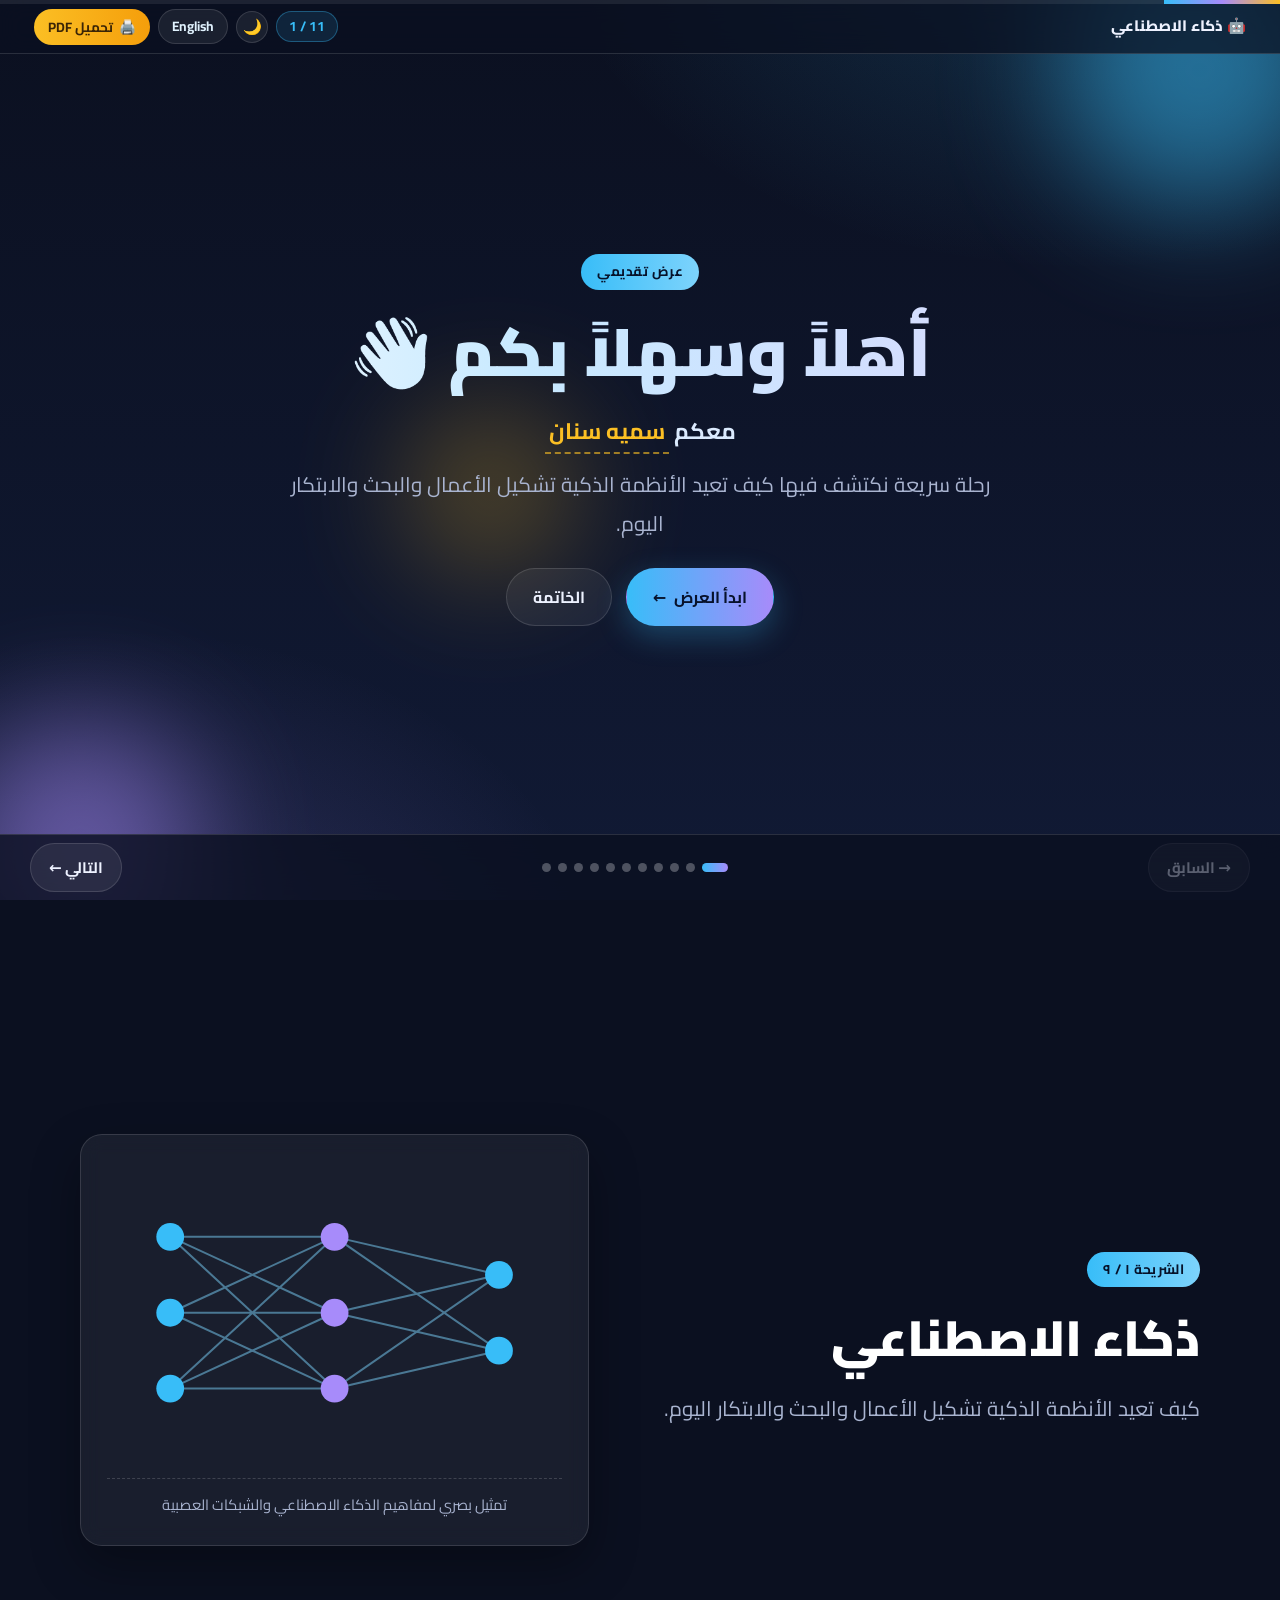
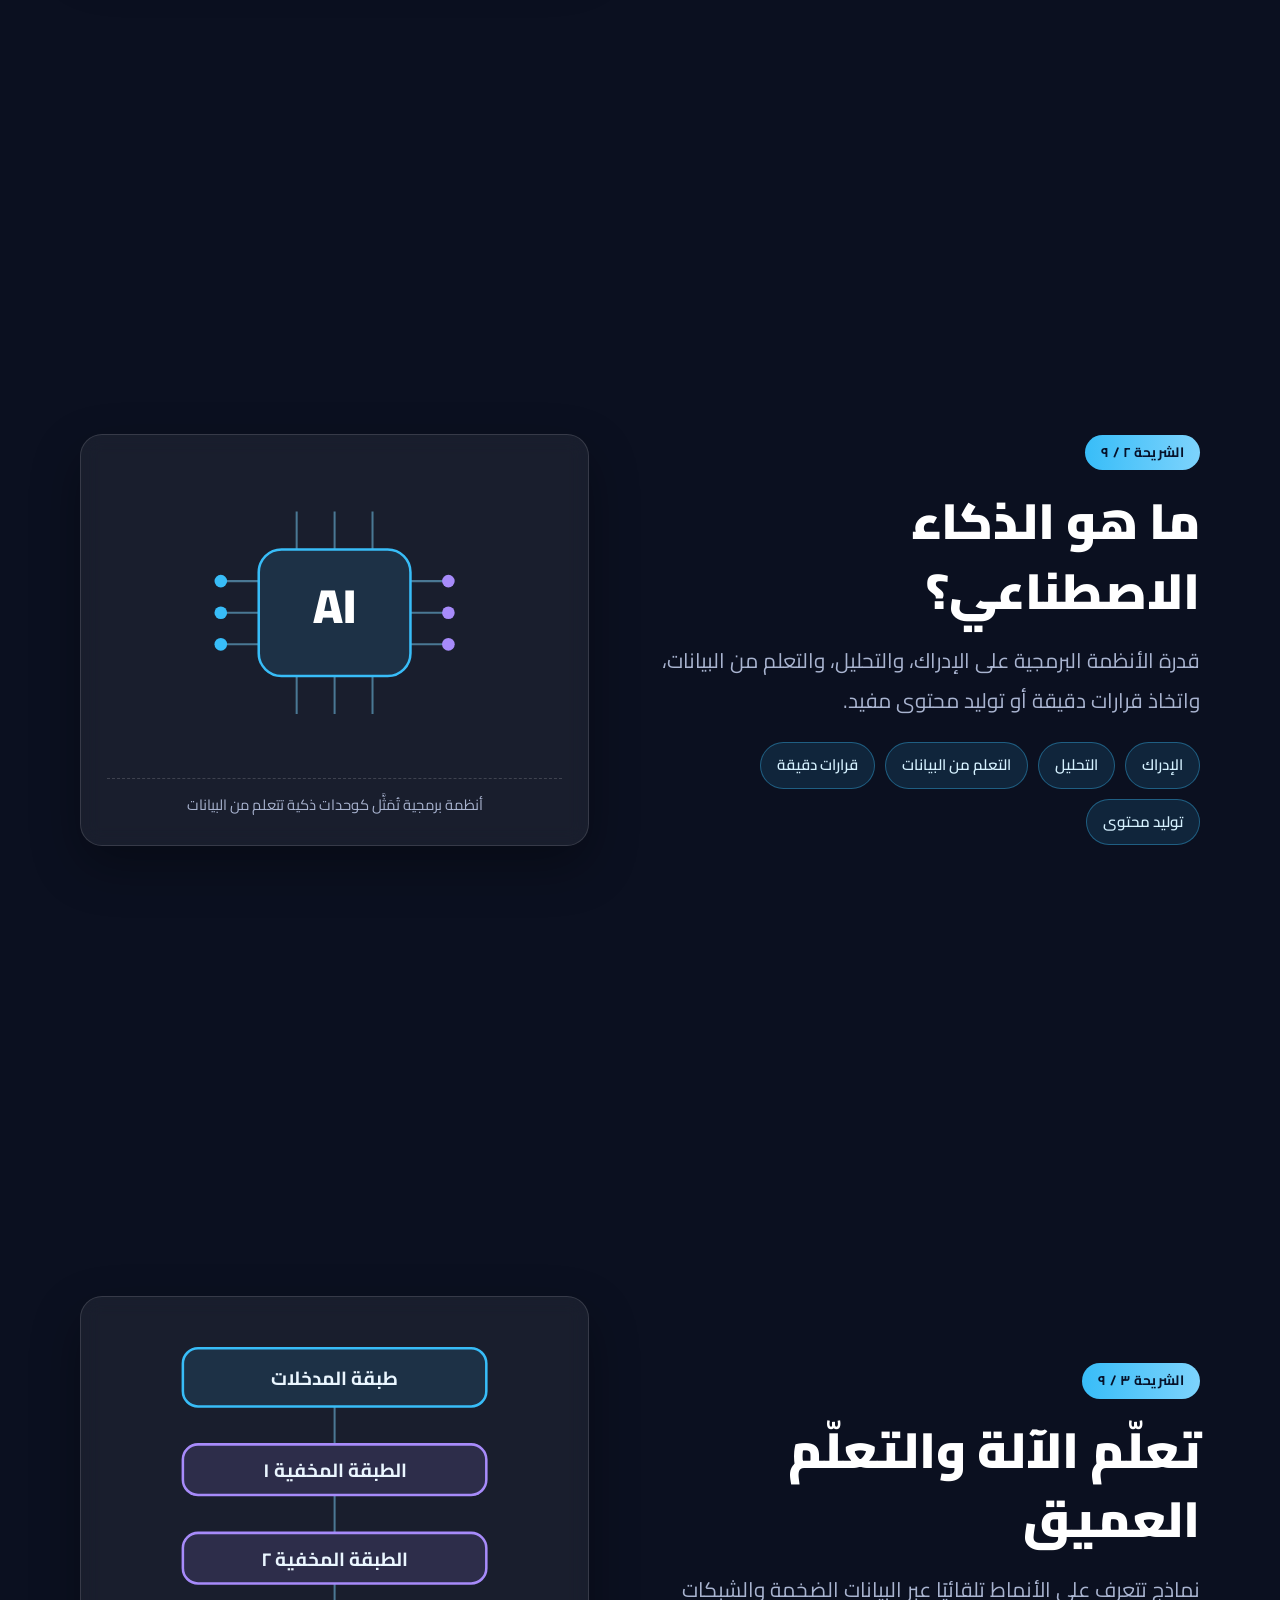
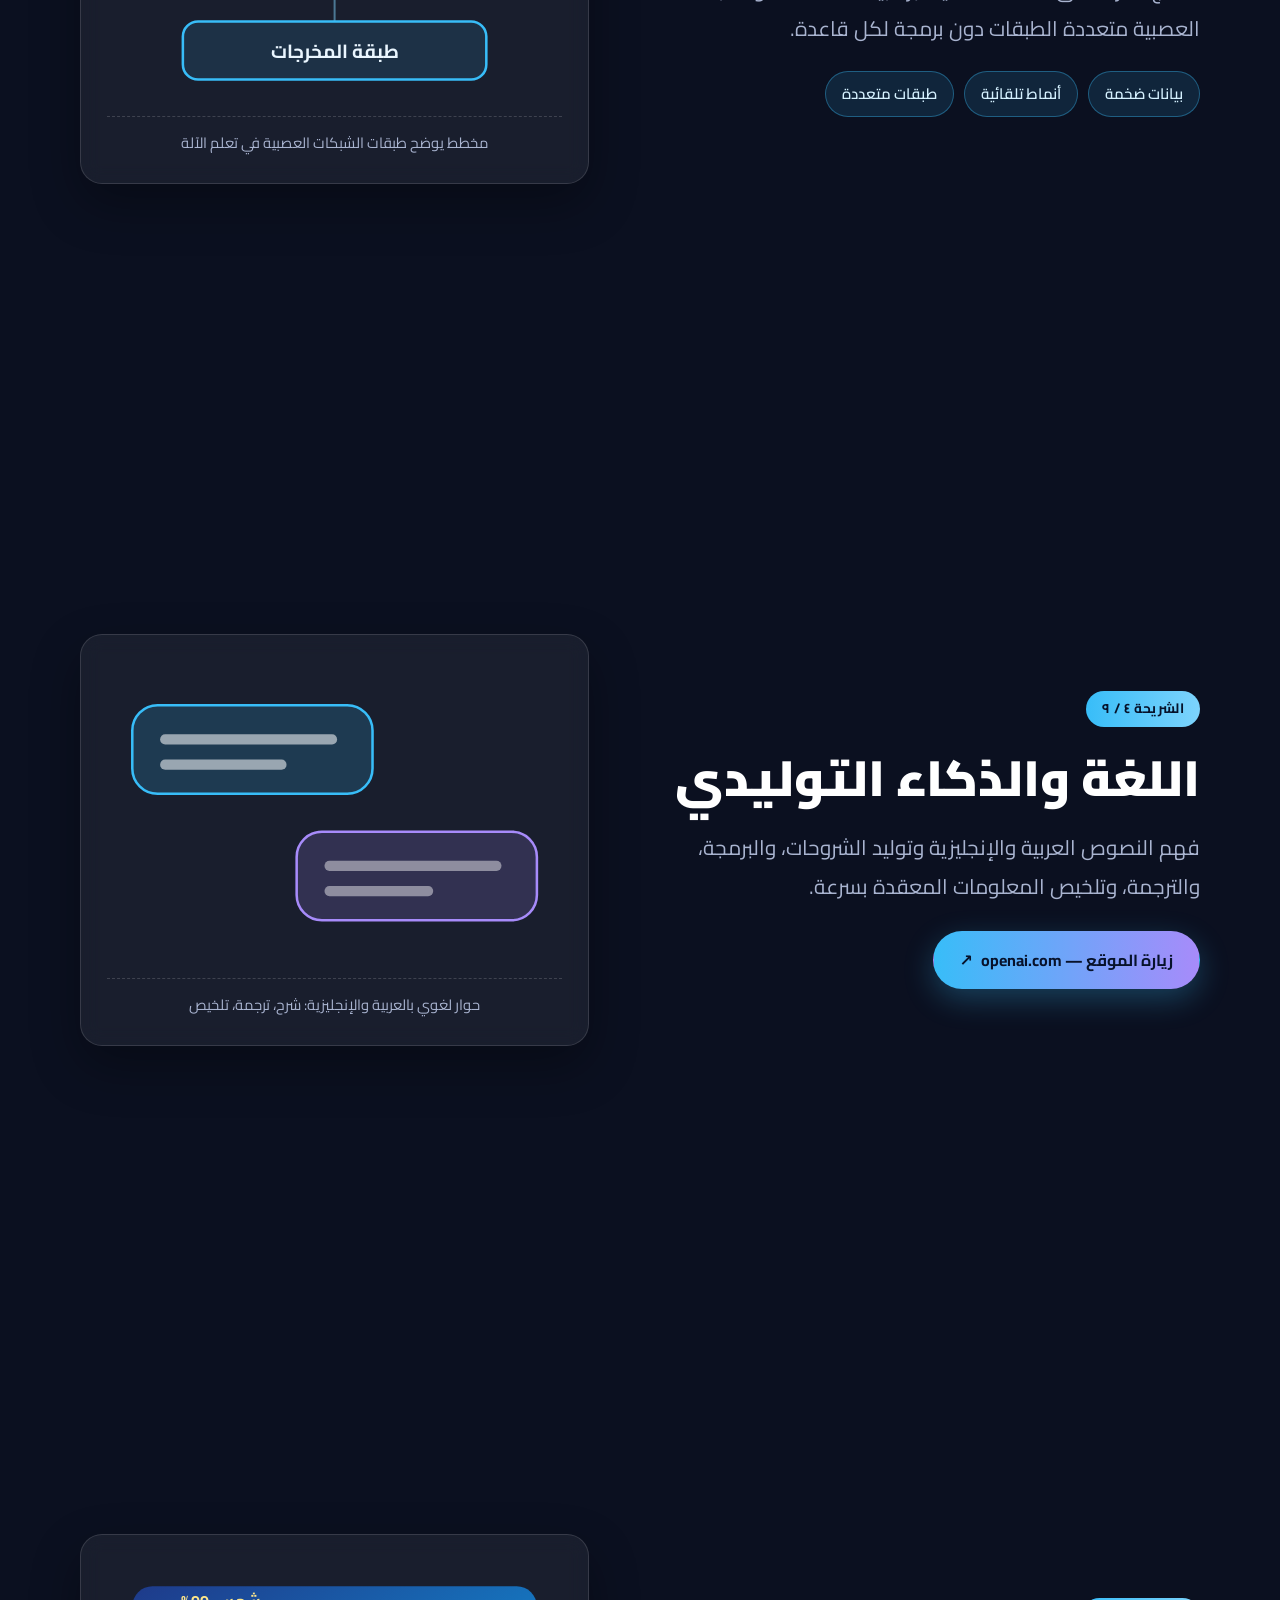
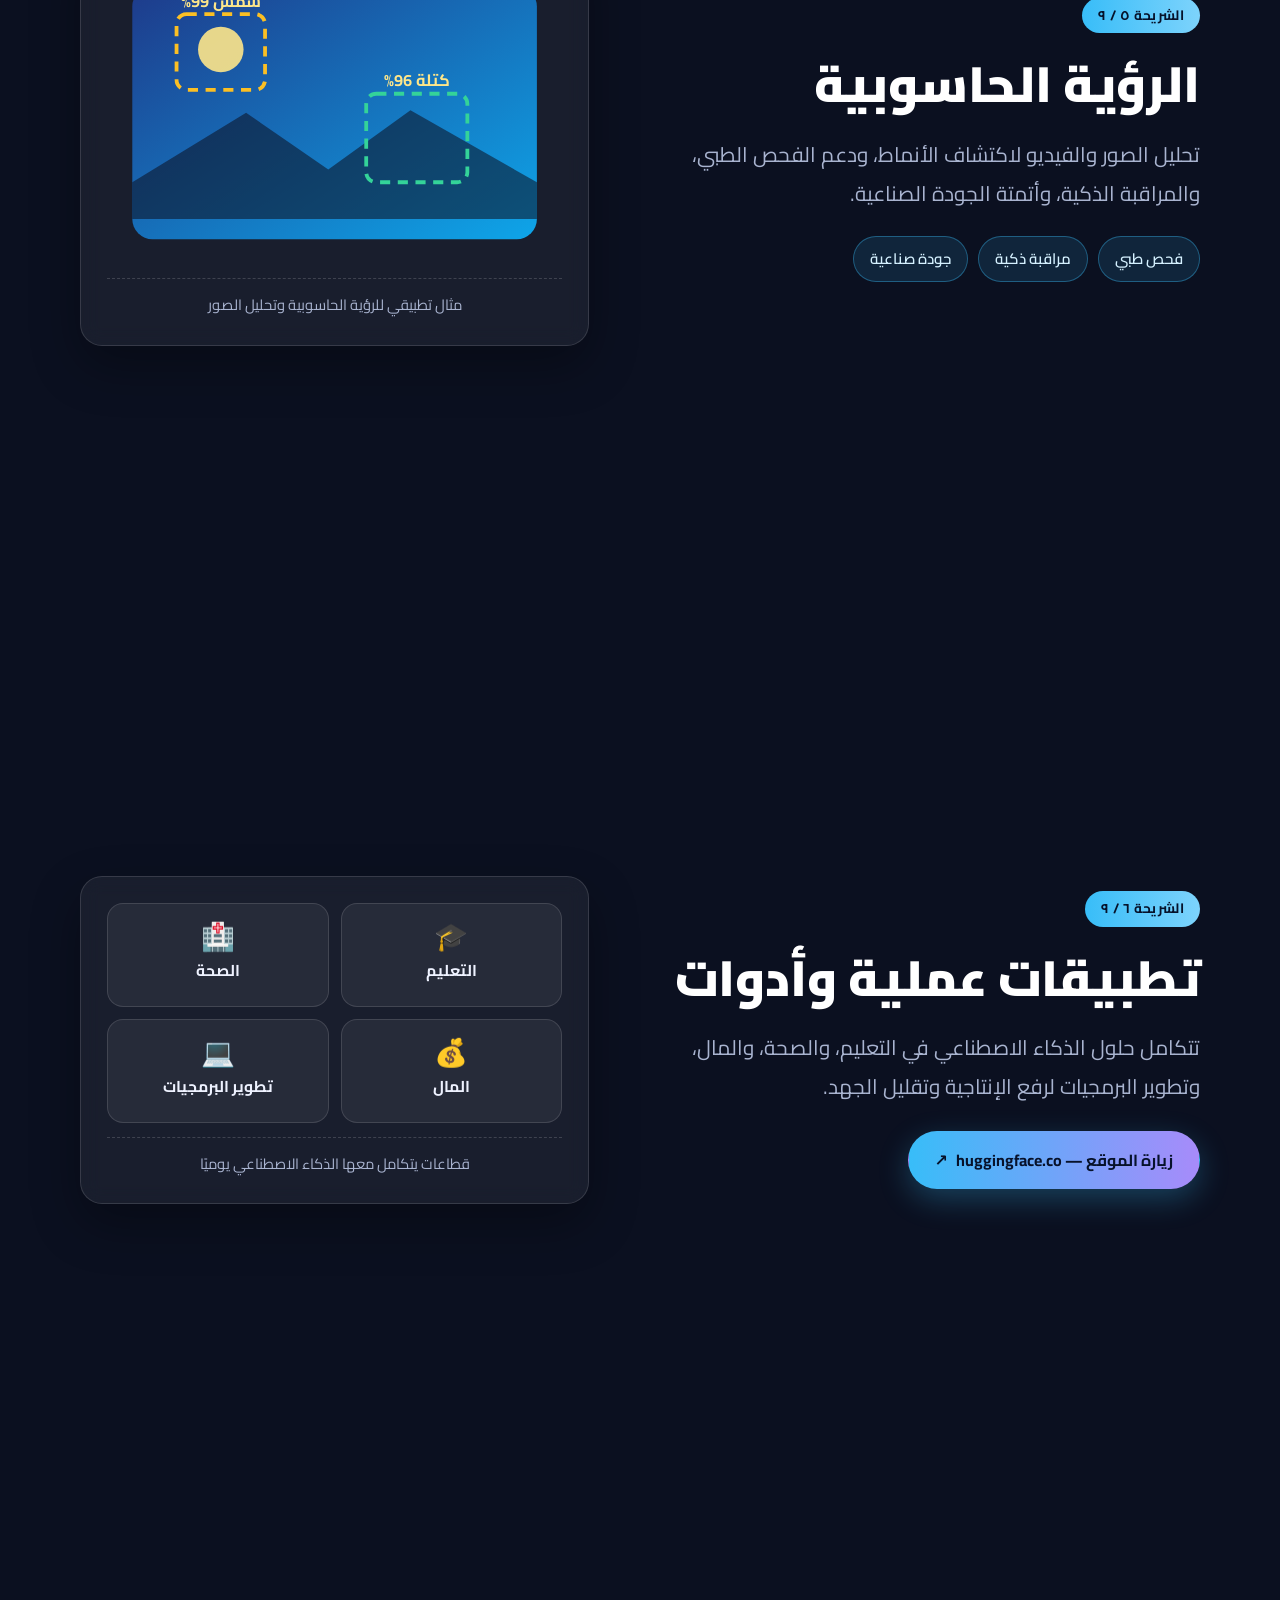
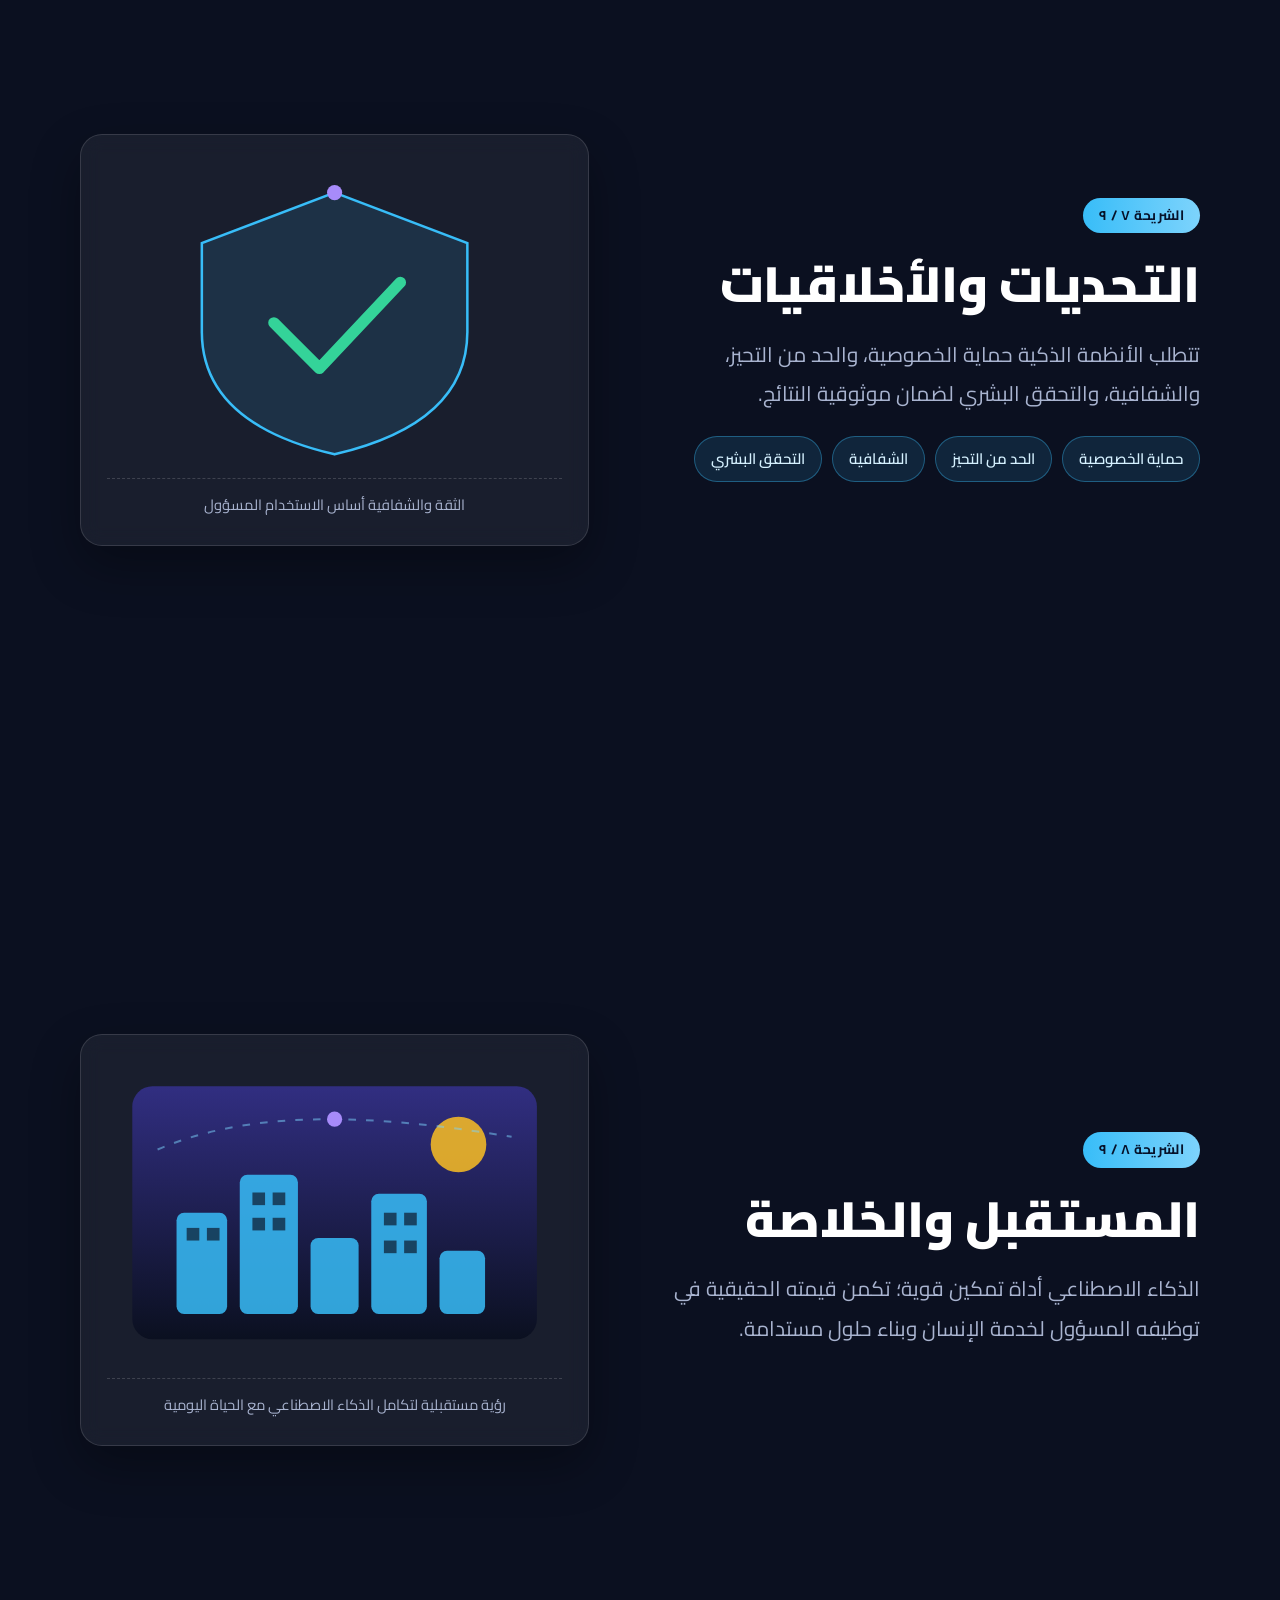
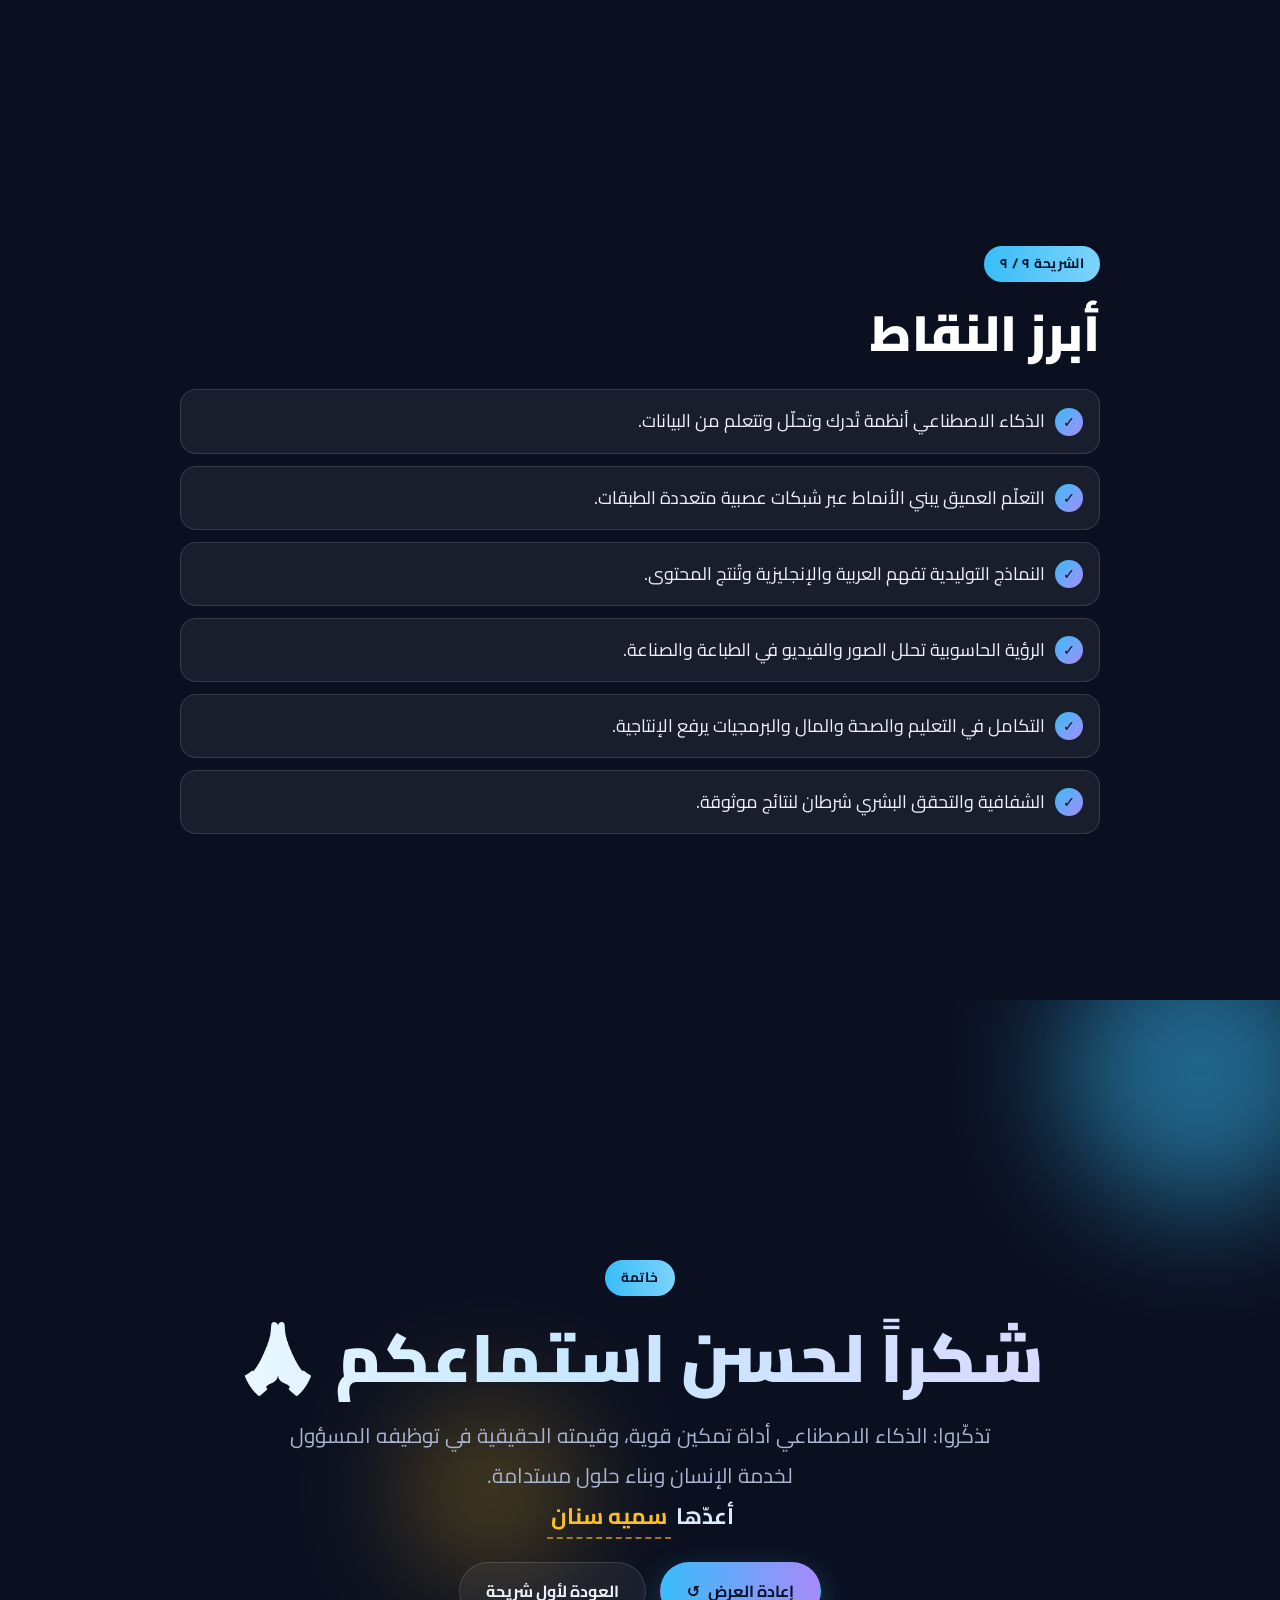
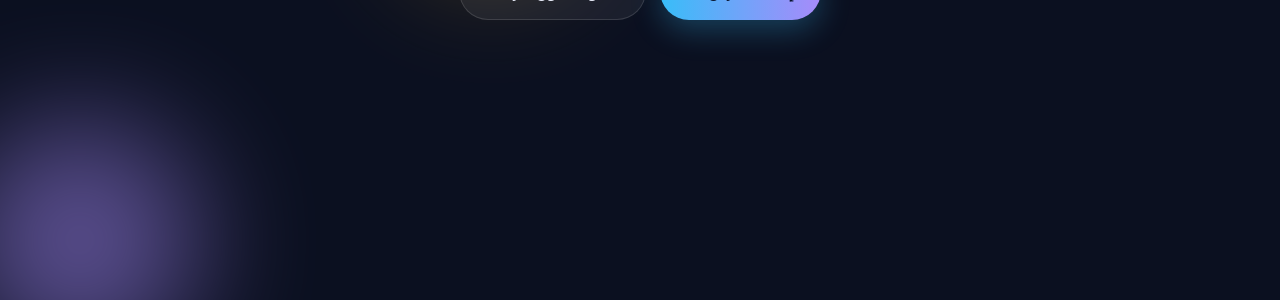
<file: index.html>
<!DOCTYPE html>
<html lang="ar" dir="rtl">
<head>
<meta charset="UTF-8">
<meta name="viewport" content="width=device-width, initial-scale=1.0">
<title>ذكاء الاصطناعي | عرض تقديمي</title>
<meta name="description" content="عرض تقديمي عربي من صفحة واحدة عن الذكاء الاصطناعي وتطبيقاته وتحدياته">

<!-- خط Cairo -->
<link rel="preconnect" href="https://fonts.googleapis.com">
<link rel="preconnect" href="https://fonts.gstatic.com" crossorigin>
<link href="https://fonts.googleapis.com/css2?family=Cairo:wght@400;600;700;900&display=swap" rel="stylesheet">

<script>
/* تطبيق الوضع المحفوظ قبل رسم الصفحة لتفادي الوميض */
try {
  var t = localStorage.getItem('theme');
  if (t !== 'light' && t !== 'dark') t = 'dark';
  document.documentElement.setAttribute('data-theme', t);
} catch (e) {}
</script>
<link rel="stylesheet" href="style.css">
</head>
<body>

<div class="progress" aria-hidden="true"><span id="progressBar"></span></div>

<header class="topbar">
  <span class="brand">🤖 ذكاء الاصطناعي</span>
  <div class="topbar-actions">
    <span class="counter" id="counter" aria-live="polite">1 / 11</span>
    <button class="icon-btn" id="themeBtn" type="button" aria-label="تبديل الوضع الليلي / النهاري" title="الوضع الليلي / النهاري">🌙</button>
    <a class="lang-link" href="en.html" hreflang="en" lang="en">English</a>
    <button class="pdf-btn" type="button" onclick="window.print()" title="فتح نافذة الطباعة لحفظها كملف PDF">🖨️ <span class="pdf-label">تحميل PDF</span></button>
  </div>
</header>

<main id="deck">

  <!-- ================= ترحيب ================= -->
  <section class="slide slide--welcome" id="welcome" data-title="ترحيب">
    <div class="orbs" aria-hidden="true"><i></i><i></i><i></i></div>
    <div class="inner inner--center">
      <p class="eyebrow">عرض تقديمي</p>
      <h1 class="greet">أهلاً وسهلاً بكم 👋</h1>
      <p class="name-line">معكم <span class="name">سميه سنان</span></p>
      <p class="lead">رحلة سريعة نكتشف فيها كيف تعيد الأنظمة الذكية تشكيل الأعمال والبحث والابتكار اليوم.</p>
      <div class="row">
        <a class="btn btn--primary" href="#s1">ابدأ العرض <span aria-hidden="true">←</span></a>
        <a class="btn btn--ghost" href="#conclusion">الخاتمة</a>
      </div>
    </div>
  </section>

  <!-- ================= الشريحة ١ ================= -->
  <section class="slide" id="s1" data-title="ذكاء الاصطناعي">
    <div class="inner grid">
      <div class="text">
        <p class="eyebrow">الشريحة ١ / ٩</p>
        <h2>ذكاء الاصطناعي</h2>
        <p class="lead">كيف تعيد الأنظمة الذكية تشكيل الأعمال والبحث والابتكار اليوم.</p>
      </div>
      <figure class="visual">
        <svg class="viz" viewBox="0 0 360 240" role="img" aria-label="رسم توضيحي لشبكة عصبية">
          <path class="lines" d="M50 60H180 M50 60L180 120 M50 60L180 180 M50 120L180 60 M50 120H180 M50 120L180 180 M50 180L180 60 M50 180L180 120 M50 180H180 M180 60L310 90 M180 60L310 150 M180 120L310 90 M180 120L310 150 M180 180L310 90 M180 180L310 150"/>
          <circle class="node" cx="50" cy="60" r="11"/>
          <circle class="node" cx="50" cy="120" r="11"/>
          <circle class="node" cx="50" cy="180" r="11"/>
          <circle class="node node--alt" cx="180" cy="60" r="11"/>
          <circle class="node node--alt" cx="180" cy="120" r="11"/>
          <circle class="node node--alt" cx="180" cy="180" r="11"/>
          <circle class="node" cx="310" cy="90" r="11"/>
          <circle class="node" cx="310" cy="150" r="11"/>
        </svg>
        <figcaption>تمثيل بصري لمفاهيم الذكاء الاصطناعي والشبكات العصبية</figcaption>
      </figure>
    </div>
  </section>

  <!-- ================= الشريحة ٢ ================= -->
  <section class="slide" id="s2" data-title="ما هو الذكاء الاصطناعي؟">
    <div class="inner grid">
      <div class="text">
        <p class="eyebrow">الشريحة ٢ / ٩</p>
        <h2>ما هو الذكاء الاصطناعي؟</h2>
        <p class="lead">قدرة الأنظمة البرمجية على الإدراك، والتحليل، والتعلم من البيانات، واتخاذ قرارات دقيقة أو توليد محتوى مفيد.</p>
        <div class="chips">
          <span class="chip">الإدراك</span>
          <span class="chip">التحليل</span>
          <span class="chip">التعلم من البيانات</span>
          <span class="chip">قرارات دقيقة</span>
          <span class="chip">توليد محتوى</span>
        </div>
      </div>
      <figure class="visual">
        <svg class="viz" viewBox="0 0 360 240" role="img" aria-label="شريحة ذكية مكتوب عليها AI">
          <g class="lines">
            <path d="M90 95H120 M90 120H120 M90 145H120 M240 95H270 M240 120H270 M240 145H270 M150 40V70 M180 40V70 M210 40V70 M150 170V200 M180 170V200 M210 170V200"/>
          </g>
          <rect class="box" x="120" y="70" width="120" height="100" rx="18"/>
          <text class="label label--big" x="180" y="128">AI</text>
          <circle class="node" cx="90" cy="95" r="5"/>
          <circle class="node" cx="90" cy="120" r="5"/>
          <circle class="node" cx="90" cy="145" r="5"/>
          <circle class="node node--alt" cx="270" cy="95" r="5"/>
          <circle class="node node--alt" cx="270" cy="120" r="5"/>
          <circle class="node node--alt" cx="270" cy="145" r="5"/>
        </svg>
        <figcaption>أنظمة برمجية تُمَثَّل كوحدات ذكية تتعلم من البيانات</figcaption>
      </figure>
    </div>
  </section>

  <!-- ================= الشريحة ٣ ================= -->
  <section class="slide" id="s3" data-title="تعلم الآلة والتعلم العميق">
    <div class="inner grid">
      <div class="text">
        <p class="eyebrow">الشريحة ٣ / ٩</p>
        <h2>تعلّم الآلة والتعلّم العميق</h2>
        <p class="lead">نماذج تتعرف على الأنماط تلقائيًا عبر البيانات الضخمة والشبكات العصبية متعددة الطبقات دون برمجة لكل قاعدة.</p>
        <div class="chips">
          <span class="chip">بيانات ضخمة</span>
          <span class="chip">أنماط تلقائية</span>
          <span class="chip">طبقات متعددة</span>
        </div>
      </div>
      <figure class="visual">
        <svg class="viz" viewBox="0 0 360 300" role="img" aria-label="مخطط طبقات الشبكة العصبية">
          <path class="lines" d="M180 66V96 M180 136V166 M180 206V236"/>
          <rect class="box" x="60" y="20" width="240" height="46" rx="12"/>
          <rect class="box box--alt" x="60" y="96" width="240" height="40" rx="12"/>
          <rect class="box box--alt" x="60" y="166" width="240" height="40" rx="12"/>
          <rect class="box" x="60" y="236" width="240" height="46" rx="12"/>
          <text class="label" x="180" y="49">طبقة المدخلات</text>
          <text class="label" x="180" y="122">الطبقة المخفية ١</text>
          <text class="label" x="180" y="192">الطبقة المخفية ٢</text>
          <text class="label" x="180" y="265">طبقة المخرجات</text>
        </svg>
        <figcaption>مخطط يوضح طبقات الشبكات العصبية في تعلم الآلة</figcaption>
      </figure>
    </div>
  </section>

  <!-- ================= الشريحة ٤ ================= -->
  <section class="slide" id="s4" data-title="اللغة والذكاء التوليدي">
    <div class="inner grid">
      <div class="text">
        <p class="eyebrow">الشريحة ٤ / ٩</p>
        <h2>اللغة والذكاء التوليدي</h2>
        <p class="lead">فهم النصوص العربية والإنجليزية وتوليد الشروحات، والبرمجة، والترجمة، وتلخيص المعلومات المعقدة بسرعة.</p>
        <div class="row">
          <a class="btn btn--primary" href="https://openai.com/" target="_blank" rel="noopener noreferrer">زيارة الموقع — openai.com <span aria-hidden="true">↗</span></a>
        </div>
      </div>
      <figure class="visual">
        <svg class="viz" viewBox="0 0 360 240" role="img" aria-label="فقاعات حوار بين مستخدم ونموذج لغوي">
          <rect class="bubble" x="20" y="35" width="190" height="70" rx="20"/>
          <rect class="lines-soft" x="42" y="58" width="140" height="8" rx="4"/>
          <rect class="lines-soft" x="42" y="78" width="100" height="8" rx="4"/>
          <rect class="bubble bubble--alt" x="150" y="135" width="190" height="70" rx="20"/>
          <rect class="lines-soft lines-soft--alt" x="172" y="158" width="140" height="8" rx="4"/>
          <rect class="lines-soft lines-soft--alt" x="172" y="178" width="86" height="8" rx="4"/>
        </svg>
        <figcaption>حوار لغوي بالعربية والإنجليزية: شرح، ترجمة، تلخيص</figcaption>
      </figure>
    </div>
  </section>

  <!-- ================= الشريحة ٥ ================= -->
  <section class="slide" id="s5" data-title="الرؤية الحاسوبية">
    <div class="inner grid">
      <div class="text">
        <p class="eyebrow">الشريحة ٥ / ٩</p>
        <h2>الرؤية الحاسوبية</h2>
        <p class="lead">تحليل الصور والفيديو لاكتشاف الأنماط، ودعم الفحص الطبي، والمراقبة الذكية، وأتمتة الجودة الصناعية.</p>
        <div class="chips">
          <span class="chip">فحص طبي</span>
          <span class="chip">مراقبة ذكية</span>
          <span class="chip">جودة صناعية</span>
        </div>
      </div>
      <figure class="visual">
        <svg class="viz" viewBox="0 0 360 240" role="img" aria-label="مثال تطبيقي لتحليل الصور">
          <defs>
            <linearGradient id="gVision" x1="0" y1="0" x2="1" y2="1">
              <stop offset="0%" stop-color="#1e3a8a"/>
              <stop offset="100%" stop-color="#0ea5e9"/>
            </linearGradient>
          </defs>
          <rect x="20" y="20" width="320" height="200" rx="16" fill="url(#gVision)"/>
          <circle cx="90" cy="70" r="18" fill="#fde68a" opacity=".9"/>
          <path d="M20 175 L110 120 L175 165 L240 118 L340 175 V204 H20 Z" fill="#0b1020" opacity=".55"/>
          <rect class="detect" x="55" y="42" width="70" height="60" rx="8"/>
          <text class="detect-label" x="90" y="36">شمس 99%</text>
          <rect class="detect detect--alt" x="205" y="105" width="80" height="70" rx="8"/>
          <text class="detect-label" x="245" y="99">كتلة 96%</text>
        </svg>
        <figcaption>مثال تطبيقي للرؤية الحاسوبية وتحليل الصور</figcaption>
      </figure>
    </div>
  </section>

  <!-- ================= الشريحة ٦ ================= -->
  <section class="slide" id="s6" data-title="تطبيقات عملية وأدوات">
    <div class="inner grid">
      <div class="text">
        <p class="eyebrow">الشريحة ٦ / ٩</p>
        <h2>تطبيقات عملية وأدوات</h2>
        <p class="lead">تتكامل حلول الذكاء الاصطناعي في التعليم، والصحة، والمال، وتطوير البرمجيات لرفع الإنتاجية وتقليل الجهد.</p>
        <div class="row">
          <a class="btn btn--primary" href="https://huggingface.co/" target="_blank" rel="noopener noreferrer">زيارة الموقع — huggingface.co <span aria-hidden="true">↗</span></a>
        </div>
      </div>
      <figure class="visual">
        <div class="tiles">
          <div class="tile"><span class="tile-ico">🎓</span><span>التعليم</span></div>
          <div class="tile"><span class="tile-ico">🏥</span><span>الصحة</span></div>
          <div class="tile"><span class="tile-ico">💰</span><span>المال</span></div>
          <div class="tile"><span class="tile-ico">💻</span><span>تطوير البرمجيات</span></div>
        </div>
        <figcaption>قطاعات يتكامل معها الذكاء الاصطناعي يوميًا</figcaption>
      </figure>
    </div>
  </section>

  <!-- ================= الشريحة ٧ ================= -->
  <section class="slide" id="s7" data-title="التحديات والأخلاقيات">
    <div class="inner grid">
      <div class="text">
        <p class="eyebrow">الشريحة ٧ / ٩</p>
        <h2>التحديات والأخلاقيات</h2>
        <p class="lead">تتطلب الأنظمة الذكية حماية الخصوصية، والحد من التحيز، والشفافية، والتحقق البشري لضمان موثوقية النتائج.</p>
        <div class="chips">
          <span class="chip">حماية الخصوصية</span>
          <span class="chip">الحد من التحيز</span>
          <span class="chip">الشفافية</span>
          <span class="chip">التحقق البشري</span>
        </div>
      </div>
      <figure class="visual">
        <svg class="viz" viewBox="0 0 360 240" role="img" aria-label="درع يرمز للأخلاقيات وحماية البيانات">
          <path class="box" d="M180 25 L285 65 V135 C285 190 240 218 180 232 C120 218 75 190 75 135 V65 Z"/>
          <path class="check" d="M132 128 L168 164 L232 96"/>
          <circle class="node node--alt" cx="180" cy="25" r="6"/>
        </svg>
        <figcaption>الثقة والشفافية أساس الاستخدام المسؤول</figcaption>
      </figure>
    </div>
  </section>

  <!-- ================= الشريحة ٨ ================= -->
  <section class="slide" id="s8" data-title="المستقبل والخلاصة">
    <div class="inner grid">
      <div class="text">
        <p class="eyebrow">الشريحة ٨ / ٩</p>
        <h2>المستقبل والخلاصة</h2>
        <p class="lead">الذكاء الاصطناعي أداة تمكين قوية؛ تكمن قيمته الحقيقية في توظيفه المسؤول لخدمة الإنسان وبناء حلول مستدامة.</p>
      </div>
      <figure class="visual">
        <svg class="viz" viewBox="0 0 360 240" role="img" aria-label="رؤية مستقبلية لمدينة ذكية">
          <defs>
            <linearGradient id="gCity" x1="0" y1="0" x2="0" y2="1">
              <stop offset="0%" stop-color="#312e81"/>
              <stop offset="100%" stop-color="#0b1020"/>
            </linearGradient>
          </defs>
          <rect x="20" y="20" width="320" height="200" rx="16" fill="url(#gCity)"/>
          <circle cx="278" cy="66" r="22" fill="#fbbf24" opacity=".85"/>
          <g fill="#38bdf8" opacity=".85">
            <rect x="55" y="120" width="40" height="80" rx="6"/>
            <rect x="105" y="90" width="46" height="110" rx="6"/>
            <rect x="161" y="140" width="38" height="60" rx="6"/>
            <rect x="209" y="105" width="44" height="95" rx="6"/>
            <rect x="263" y="150" width="36" height="50" rx="6"/>
          </g>
          <g fill="#0b1020" opacity=".65">
            <rect x="63" y="132" width="10" height="10"/><rect x="79" y="132" width="10" height="10"/>
            <rect x="115" y="104" width="10" height="10"/><rect x="131" y="104" width="10" height="10"/>
            <rect x="115" y="124" width="10" height="10"/><rect x="131" y="124" width="10" height="10"/>
            <rect x="219" y="120" width="10" height="10"/><rect x="235" y="120" width="10" height="10"/>
            <rect x="219" y="142" width="10" height="10"/><rect x="235" y="142" width="10" height="10"/>
          </g>
          <path class="lines" d="M40 70 C110 40, 200 40, 320 60" stroke-dasharray="6 8"/>
          <circle class="node node--alt" cx="180" cy="46" r="6"/>
        </svg>
        <figcaption>رؤية مستقبلية لتكامل الذكاء الاصطناعي مع الحياة اليومية</figcaption>
      </figure>
    </div>
  </section>

  <!-- ================= الشريحة ٩ ================= -->
  <section class="slide" id="s9" data-title="أبرز النقاط">
    <div class="inner">
      <div class="text text--wide">
        <p class="eyebrow">الشريحة ٩ / ٩</p>
        <h2>أبرز النقاط</h2>
        <ul class="list">
          <li>الذكاء الاصطناعي أنظمة تُدرك وتحلّل وتتعلم من البيانات.</li>
          <li>التعلّم العميق يبني الأنماط عبر شبكات عصبية متعددة الطبقات.</li>
          <li>النماذج التوليدية تفهم العربية والإنجليزية وتُنتج المحتوى.</li>
          <li>الرؤية الحاسوبية تحلل الصور والفيديو في الطباعة والصناعة.</li>
          <li>التكامل في التعليم والصحة والمال والبرمجيات يرفع الإنتاجية.</li>
          <li>الشفافية والتحقق البشري شرطان لنتائج موثوقة.</li>
        </ul>
      </div>
    </div>
  </section>

  <!-- ================= الخاتمة ================= -->
  <section class="slide slide--end" id="conclusion" data-title="خاتمة">
    <div class="orbs" aria-hidden="true"><i></i><i></i><i></i></div>
    <div class="inner inner--center">
      <p class="eyebrow">خاتمة</p>
      <h2 class="greet">شكراً لحسن استماعكم 🙏</h2>
      <p class="lead">تذكّروا: الذكاء الاصطناعي أداة تمكين قوية، وقيمته الحقيقية في توظيفه المسؤول لخدمة الإنسان وبناء حلول مستدامة.</p>
      <p class="name-line">أعدّها <span class="name">سميه سنان</span></p>
      <div class="row">
        <a class="btn btn--primary" href="#welcome">إعادة العرض <span aria-hidden="true">↺</span></a>
        <a class="btn btn--ghost" href="#s1">العودة لأول شريحة</a>
      </div>
    </div>
  </section>

</main>

<nav class="deck-nav" aria-label="التنقل بين الشرائح">
  <button class="nav-btn" id="prevBtn" type="button">→ <span>السابق</span></button>
  <div class="dots" id="dots"></div>
  <button class="nav-btn" id="nextBtn" type="button"><span>التالي</span> ←</button>
</nav>

<script>
(function () {
  var slides = Array.prototype.slice.call(document.querySelectorAll('.slide'));
  var dotsBox = document.getElementById('dots');
  var counter = document.getElementById('counter');
  var prevBtn = document.getElementById('prevBtn');
  var nextBtn = document.getElementById('nextBtn');
  var bar = document.getElementById('progressBar');
  var current = 0;
  var isRTL = document.documentElement.dir === 'rtl';

  slides.forEach(function (s, i) {
    var d = document.createElement('button');
    d.type = 'button';
    d.className = 'dot';
    d.setAttribute('aria-label', 'اذهب إلى: ' + (s.dataset.title || ''));
    d.addEventListener('click', function () { goTo(i); });
    dotsBox.appendChild(d);
  });

  function goTo(i) {
    i = Math.max(0, Math.min(slides.length - 1, i));
    slides[i].scrollIntoView({ behavior: 'smooth', block: 'start' });
  }

  function setActive(i) {
    current = i;
    counter.textContent = (i + 1) + ' / ' + slides.length;
    bar.style.width = (((i + 1) / slides.length) * 100) + '%';
    Array.prototype.forEach.call(dotsBox.children, function (d, k) {
      d.classList.toggle('is-active', k === i);
      d.setAttribute('aria-current', k === i ? 'true' : 'false');
    });
    prevBtn.disabled = i === 0;
    nextBtn.disabled = i === slides.length - 1;
  }

  if ('IntersectionObserver' in window) {
    var io = new IntersectionObserver(function (entries) {
      entries.forEach(function (e) {
        if (e.isIntersecting) setActive(slides.indexOf(e.target));
      });
    }, { threshold: 0.55 });
    slides.forEach(function (s) { io.observe(s); });
  }

  prevBtn.addEventListener('click', function () { goTo(current - 1); });
  nextBtn.addEventListener('click', function () { goTo(current + 1); });

  var fwdKey = isRTL ? 'ArrowLeft' : 'ArrowRight';
  var backKey = isRTL ? 'ArrowRight' : 'ArrowLeft';

  document.addEventListener('keydown', function (e) {
    if (e.target.closest && e.target.closest('a,button,input,textarea')) return;
    if (e.key === fwdKey || e.key === 'ArrowDown' || e.key === 'PageDown' || e.key === ' ') {
      e.preventDefault(); goTo(current + 1);
    } else if (e.key === backKey || e.key === 'ArrowUp' || e.key === 'PageUp') {
      e.preventDefault(); goTo(current - 1);
    } else if (e.key === 'Home') { e.preventDefault(); goTo(0); }
    else if (e.key === 'End') { e.preventDefault(); goTo(slides.length - 1); }
  });

  var sx = 0, sy = 0;
  document.addEventListener('touchstart', function (e) {
    sx = e.touches[0].clientX; sy = e.touches[0].clientY;
  }, { passive: true });
  document.addEventListener('touchend', function (e) {
    var dx = e.changedTouches[0].clientX - sx;
    var dy = e.changedTouches[0].clientY - sy;
    if (Math.abs(dx) > 70 && Math.abs(dx) > Math.abs(dy) * 1.5) {
      var forward = isRTL ? dx > 0 : dx < 0;
      goTo(current + (forward ? 1 : -1));
    }
  }, { passive: true });

  var themeBtn = document.getElementById('themeBtn');
  function syncTheme() {
    var light = document.documentElement.getAttribute('data-theme') === 'light';
    themeBtn.textContent = light ? '☀️' : '🌙';
    themeBtn.setAttribute('aria-pressed', String(light));
  }
  themeBtn.addEventListener('click', function () {
    var next = document.documentElement.getAttribute('data-theme') === 'light' ? 'dark' : 'light';
    document.documentElement.setAttribute('data-theme', next);
    try { localStorage.setItem('theme', next); } catch (e) {}
    syncTheme();
  });
  syncTheme();

  setActive(0);
})();
</script>

</body>
</html>
</file>
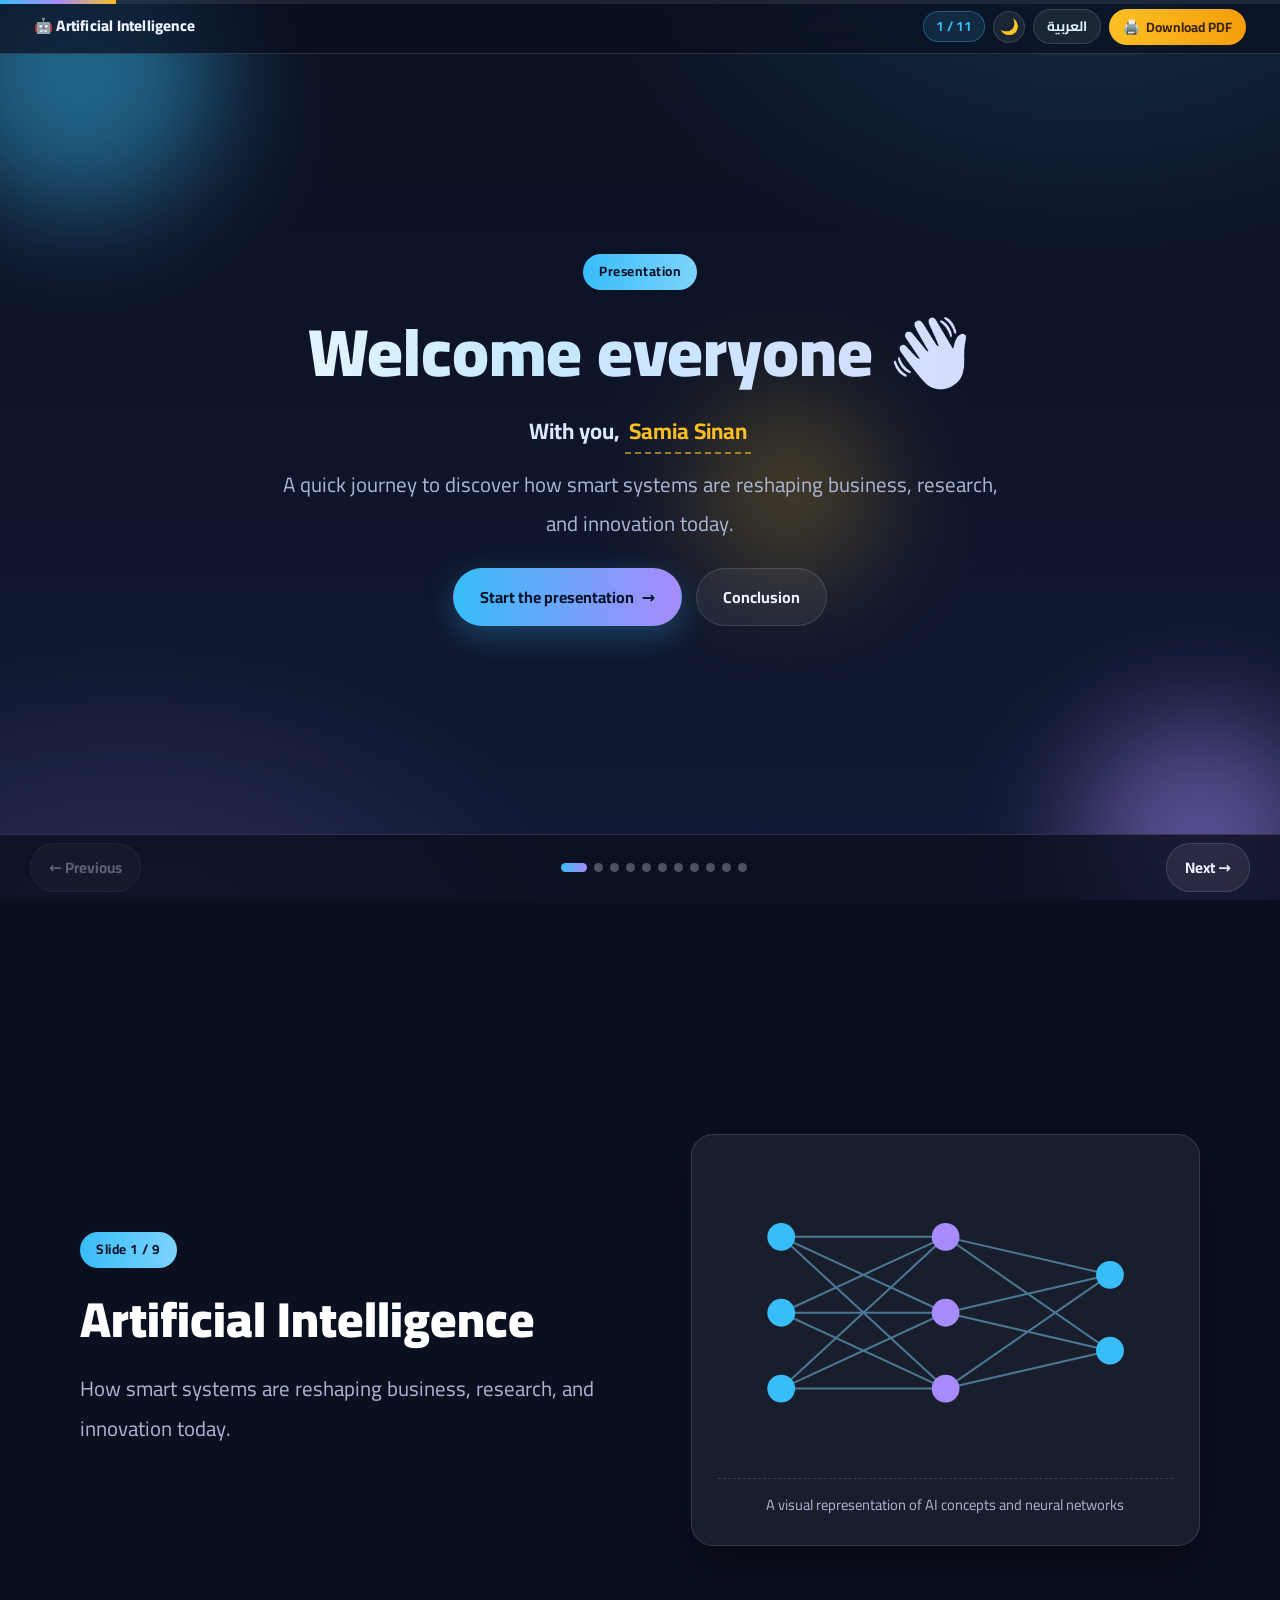
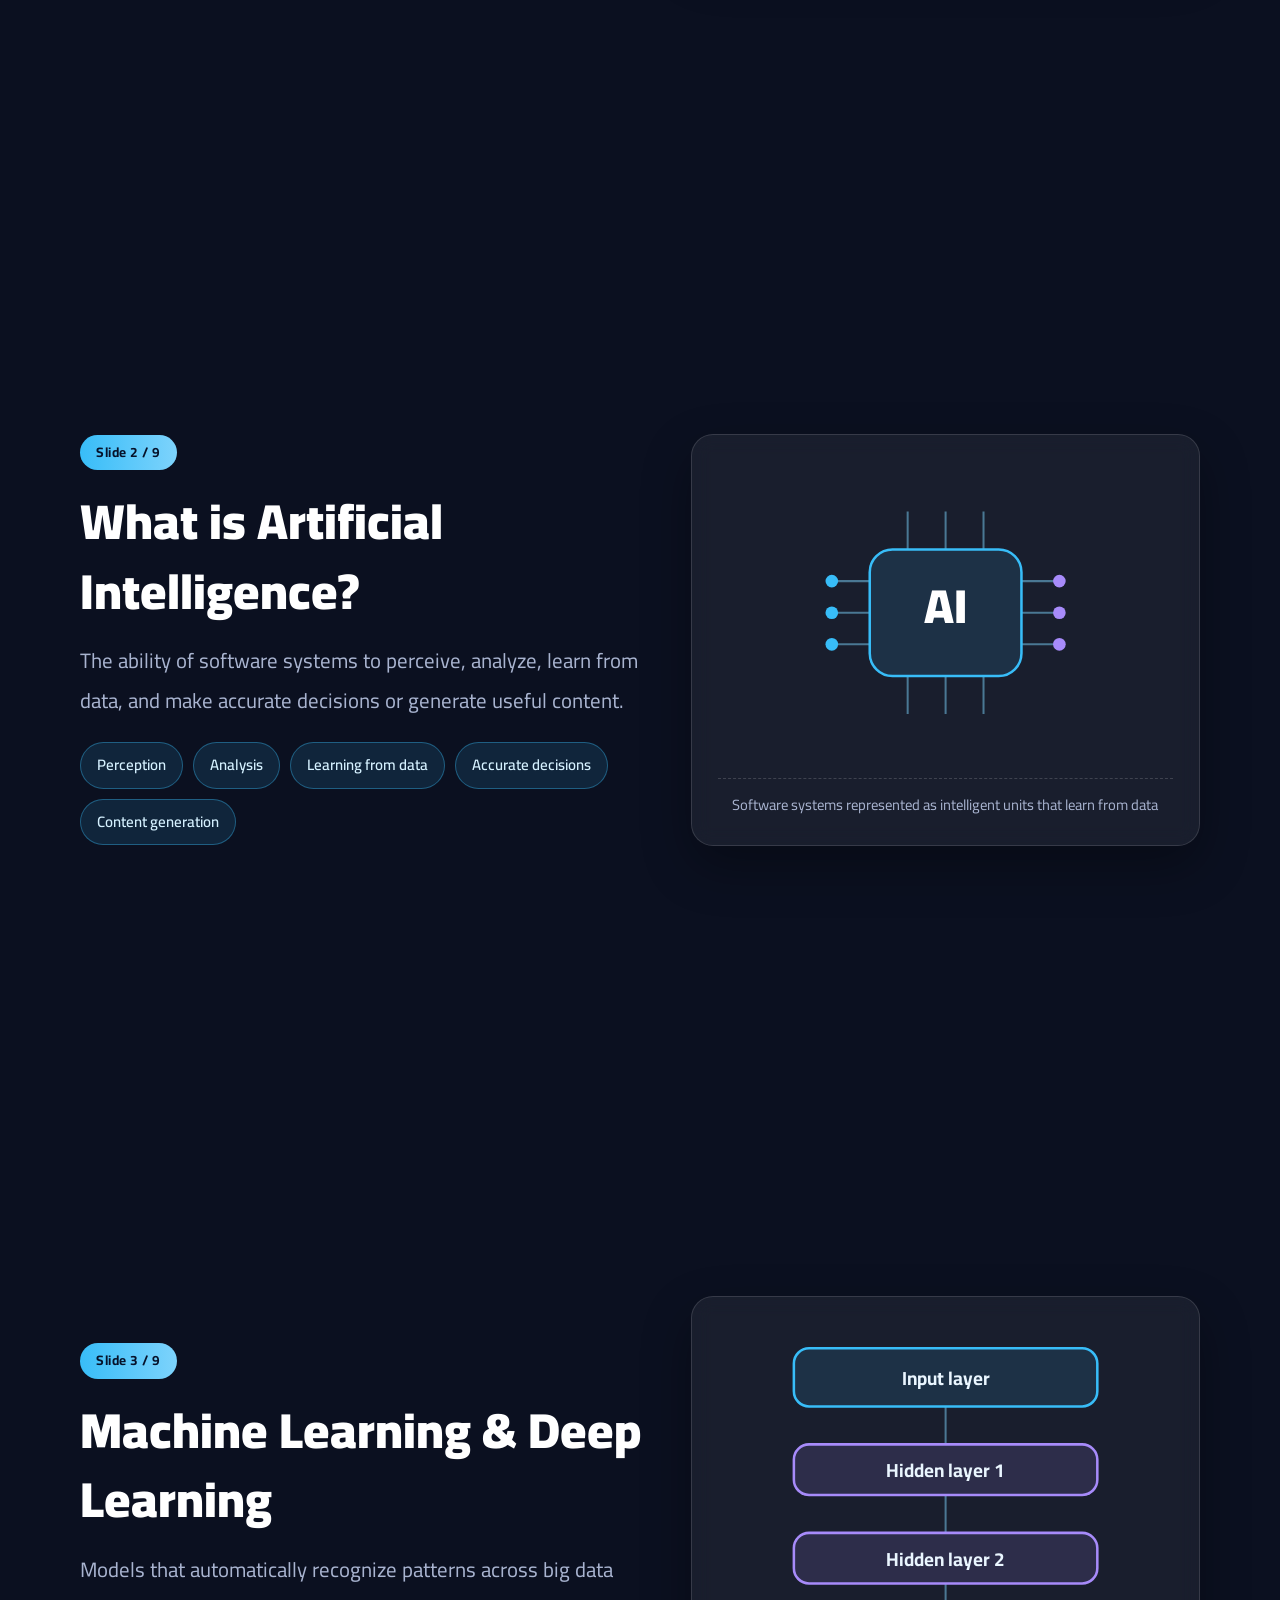
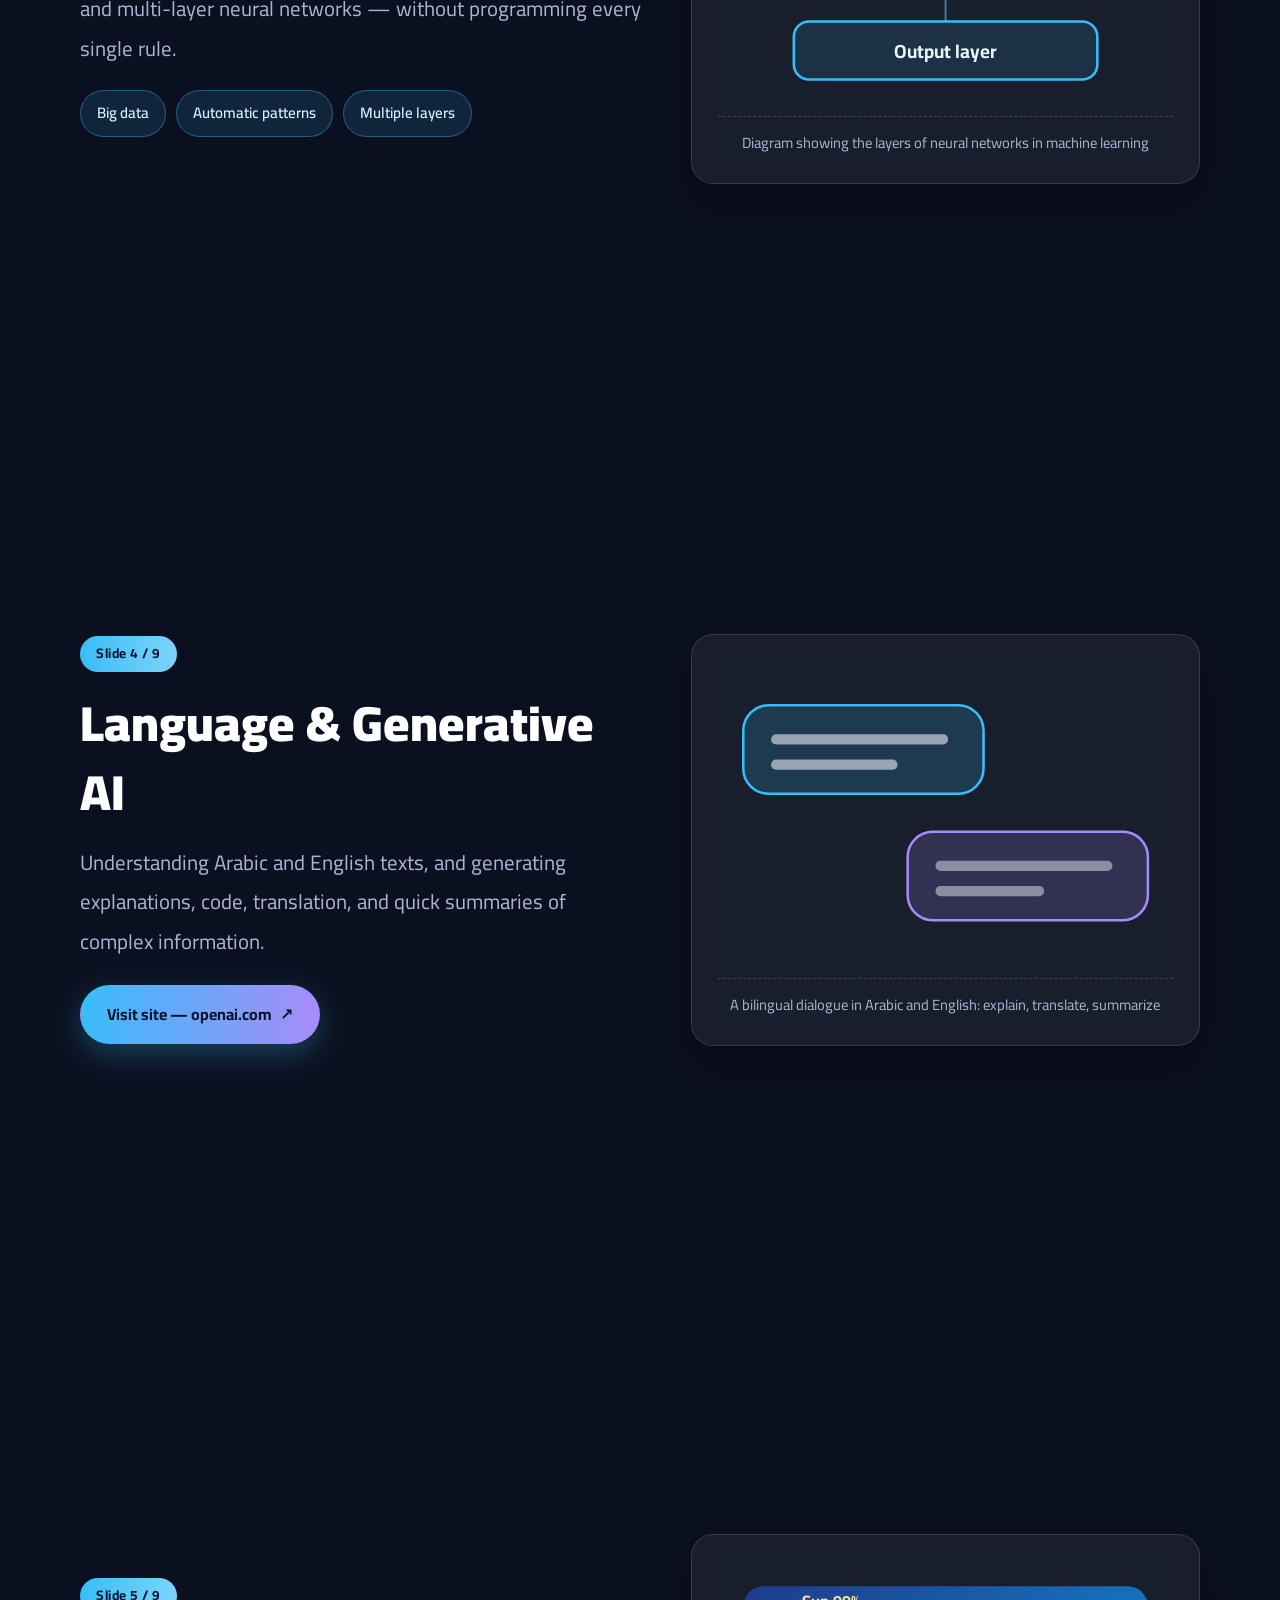
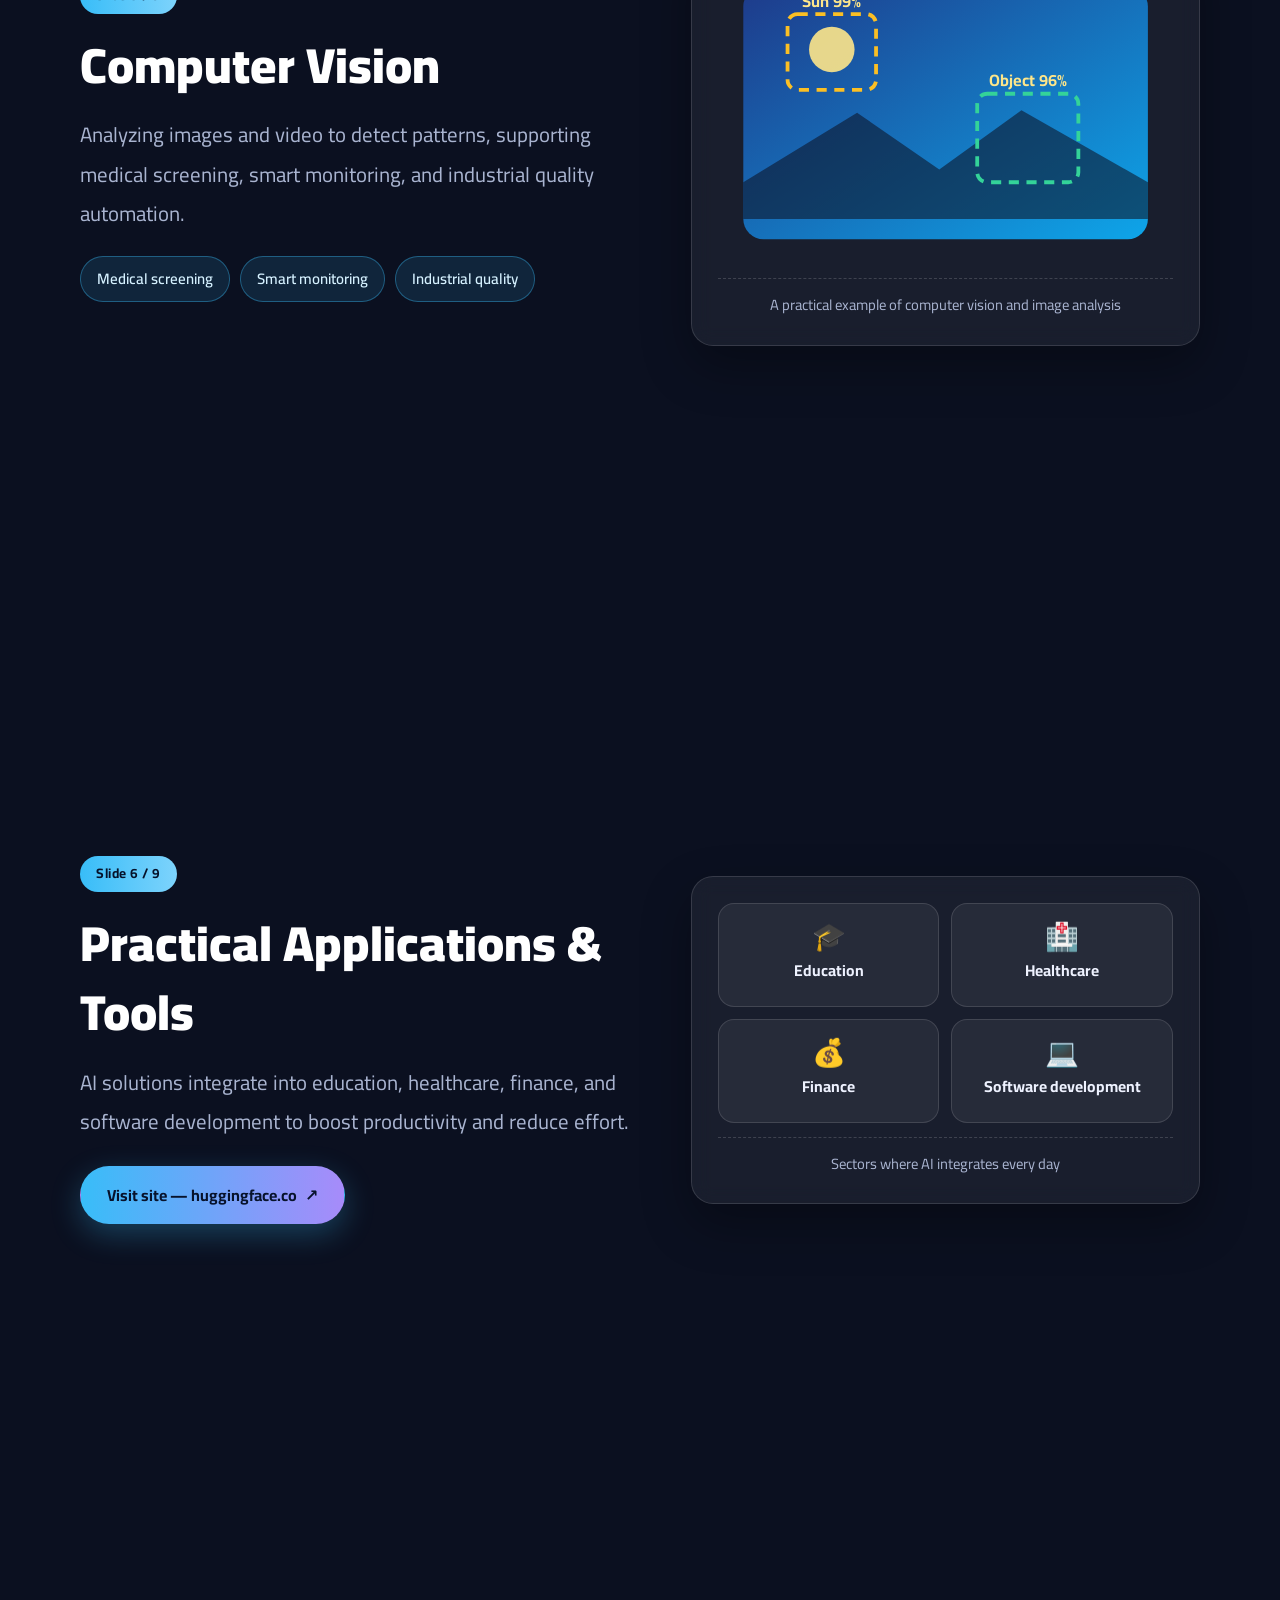
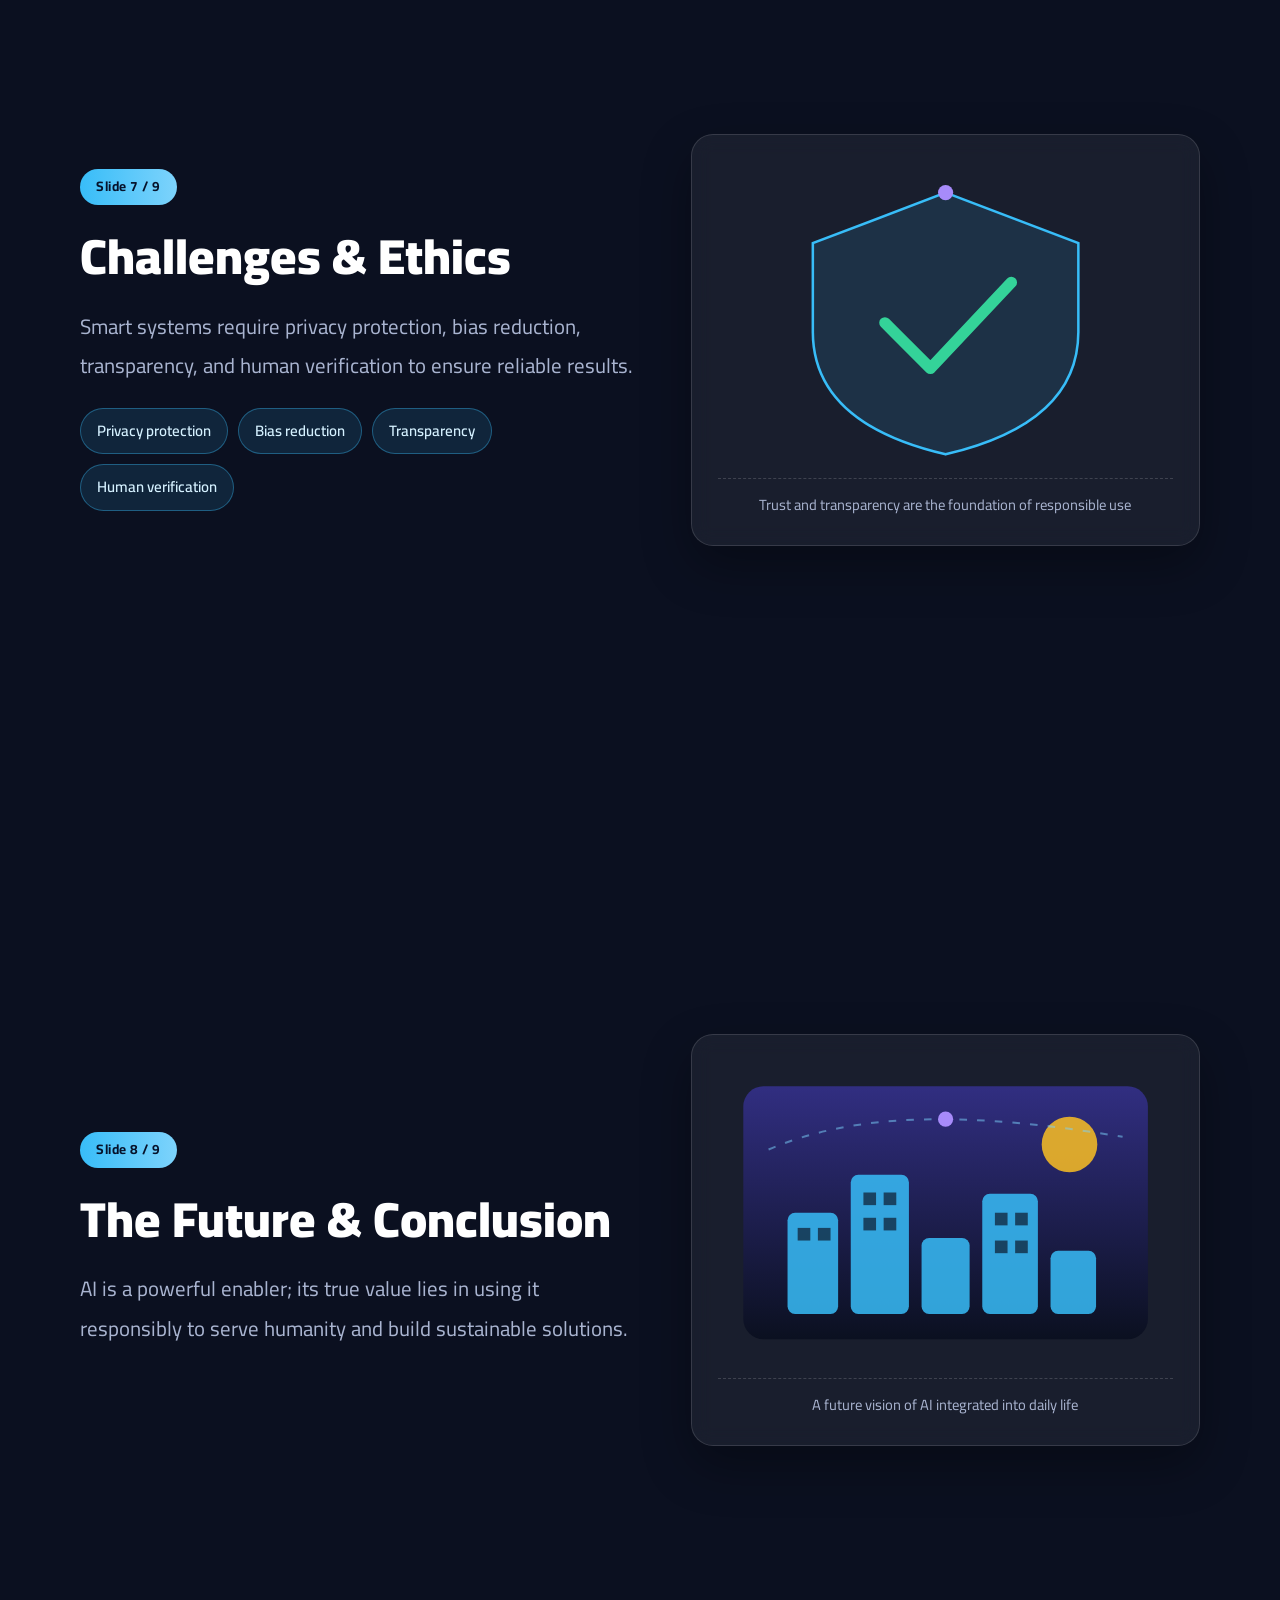
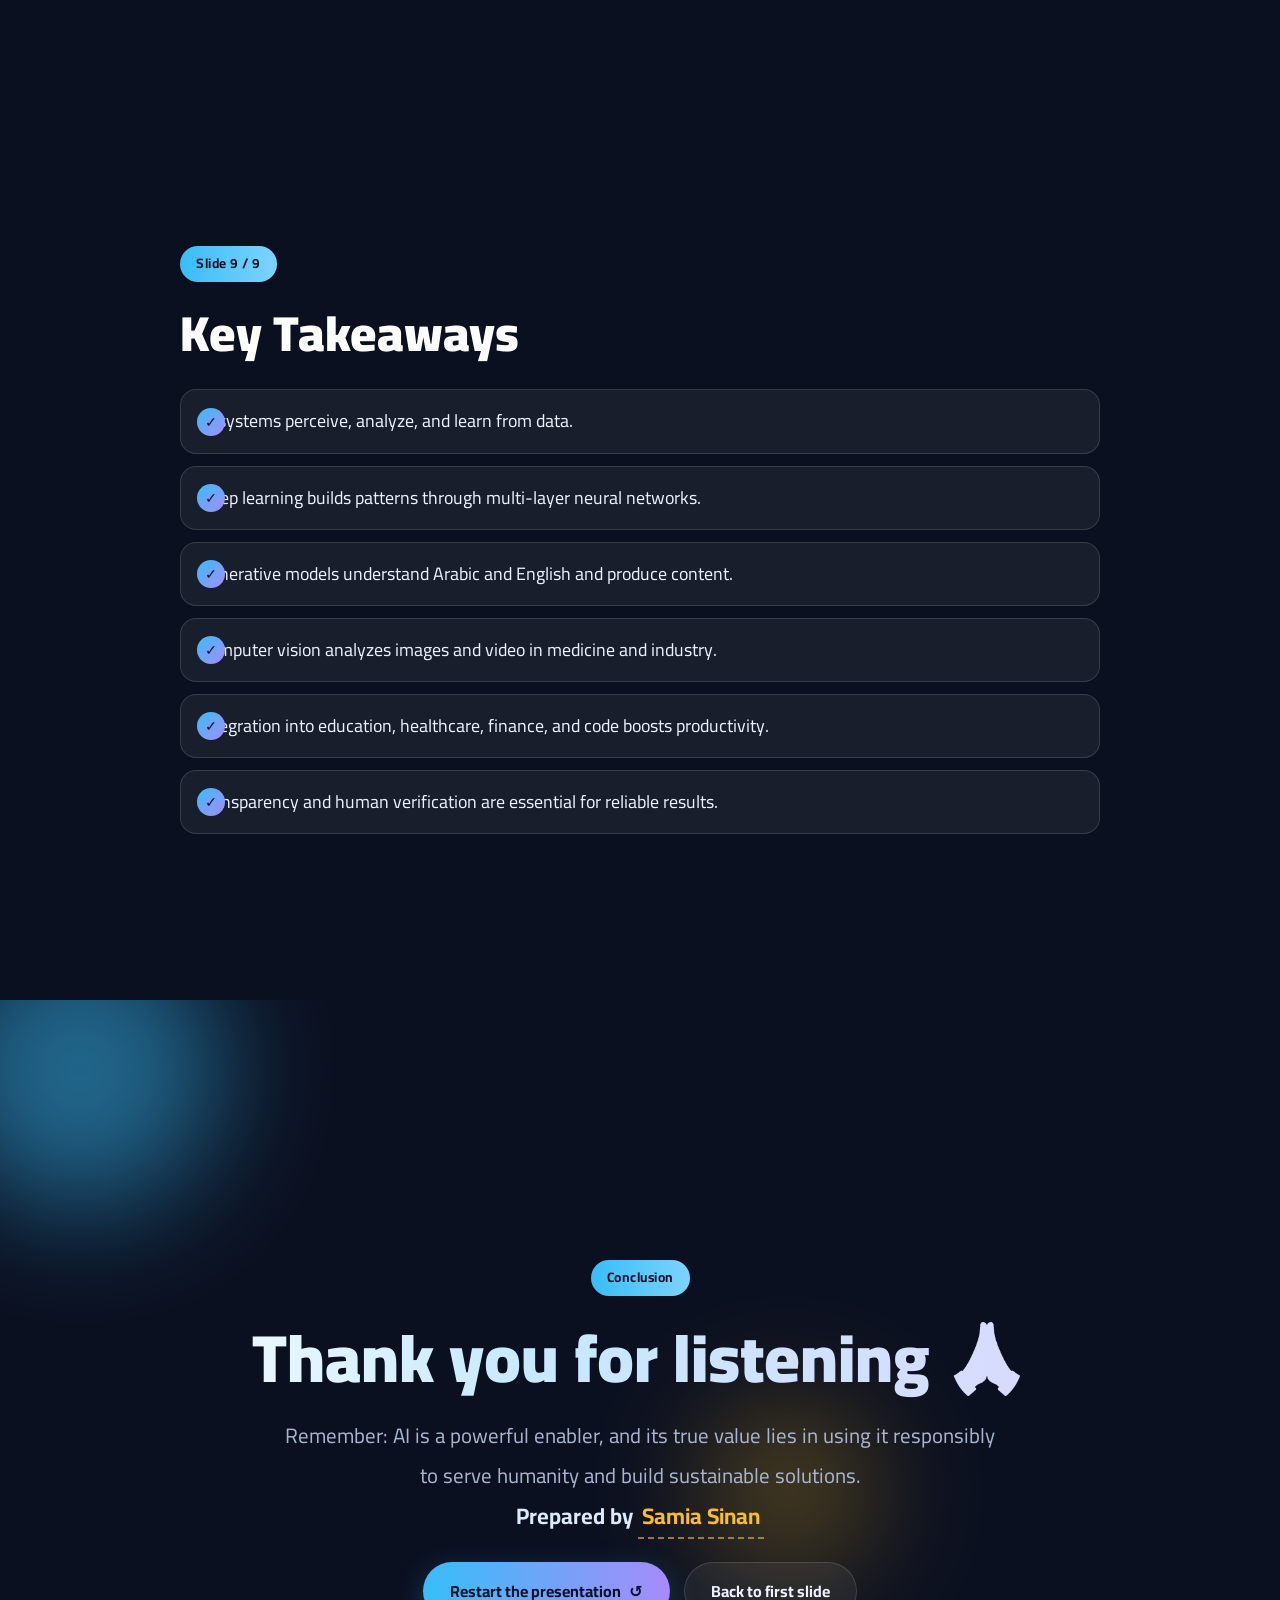
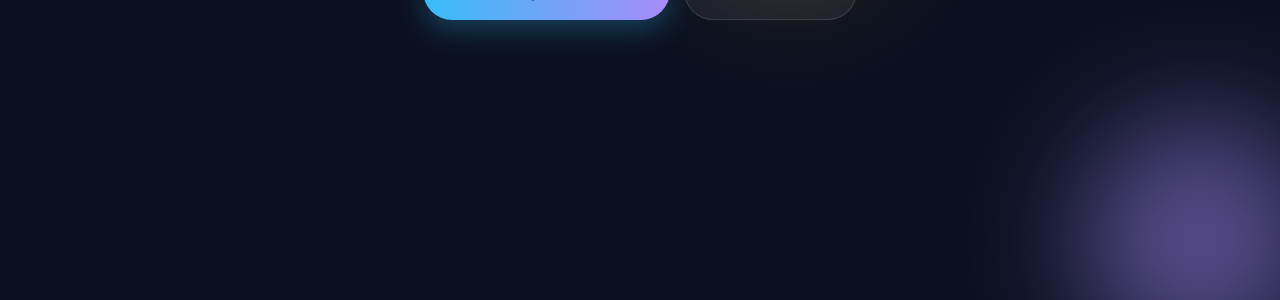
<file: en.html>
<!DOCTYPE html>
<html lang="en" dir="ltr">
<head>
<meta charset="UTF-8">
<meta name="viewport" content="width=device-width, initial-scale=1.0">
<title>Artificial Intelligence | Presentation</title>
<meta name="description" content="A one-page English presentation about artificial intelligence, its applications and challenges">

<!-- Cairo font -->
<link rel="preconnect" href="https://fonts.googleapis.com">
<link rel="preconnect" href="https://fonts.gstatic.com" crossorigin>
<link href="https://fonts.googleapis.com/css2?family=Cairo:wght@400;600;700;900&display=swap" rel="stylesheet">

<script>
/* Apply the saved theme before first paint to avoid a flash */
try {
  var t = localStorage.getItem('theme');
  if (t !== 'light' && t !== 'dark') t = 'dark';
  document.documentElement.setAttribute('data-theme', t);
} catch (e) {}
</script>
<link rel="stylesheet" href="style.css">
</head>
<body>

<div class="progress" aria-hidden="true"><span id="progressBar"></span></div>

<header class="topbar">
  <span class="brand">🤖 Artificial Intelligence</span>
  <div class="topbar-actions">
    <span class="counter" id="counter" aria-live="polite">1 / 11</span>
    <button class="icon-btn" id="themeBtn" type="button" aria-label="Toggle dark / light mode" title="Dark / light mode">🌙</button>
    <a class="lang-link" href="index.html" hreflang="ar" lang="ar" aria-label="Switch to Arabic">العربية</a>
    <button class="pdf-btn" type="button" onclick="window.print()" title="Open the print dialog to save as PDF">🖨️ <span class="pdf-label">Download PDF</span></button>
  </div>
</header>

<main id="deck">

  <!-- ================= Welcome ================= -->
  <section class="slide slide--welcome" id="welcome" data-title="Welcome">
    <div class="orbs" aria-hidden="true"><i></i><i></i><i></i></div>
    <div class="inner inner--center">
      <p class="eyebrow">Presentation</p>
      <h1 class="greet">Welcome everyone 👋</h1>
      <p class="name-line">With you, <span class="name">Samia Sinan</span></p>
      <p class="lead">A quick journey to discover how smart systems are reshaping business, research, and innovation today.</p>
      <div class="row">
        <a class="btn btn--primary" href="#s1">Start the presentation <span aria-hidden="true">→</span></a>
        <a class="btn btn--ghost" href="#conclusion">Conclusion</a>
      </div>
    </div>
  </section>

  <!-- ================= Slide 1 ================= -->
  <section class="slide" id="s1" data-title="Artificial Intelligence">
    <div class="inner grid">
      <div class="text">
        <p class="eyebrow">Slide 1 / 9</p>
        <h2>Artificial Intelligence</h2>
        <p class="lead">How smart systems are reshaping business, research, and innovation today.</p>
      </div>
      <figure class="visual">
        <svg class="viz" viewBox="0 0 360 240" role="img" aria-label="Illustration of a neural network">
          <path class="lines" d="M50 60H180 M50 60L180 120 M50 60L180 180 M50 120L180 60 M50 120H180 M50 120L180 180 M50 180L180 60 M50 180L180 120 M50 180H180 M180 60L310 90 M180 60L310 150 M180 120L310 90 M180 120L310 150 M180 180L310 90 M180 180L310 150"/>
          <circle class="node" cx="50" cy="60" r="11"/>
          <circle class="node" cx="50" cy="120" r="11"/>
          <circle class="node" cx="50" cy="180" r="11"/>
          <circle class="node node--alt" cx="180" cy="60" r="11"/>
          <circle class="node node--alt" cx="180" cy="120" r="11"/>
          <circle class="node node--alt" cx="180" cy="180" r="11"/>
          <circle class="node" cx="310" cy="90" r="11"/>
          <circle class="node" cx="310" cy="150" r="11"/>
        </svg>
        <figcaption>A visual representation of AI concepts and neural networks</figcaption>
      </figure>
    </div>
  </section>

  <!-- ================= Slide 2 ================= -->
  <section class="slide" id="s2" data-title="What is AI?">
    <div class="inner grid">
      <div class="text">
        <p class="eyebrow">Slide 2 / 9</p>
        <h2>What is Artificial Intelligence?</h2>
        <p class="lead">The ability of software systems to perceive, analyze, learn from data, and make accurate decisions or generate useful content.</p>
        <div class="chips">
          <span class="chip">Perception</span>
          <span class="chip">Analysis</span>
          <span class="chip">Learning from data</span>
          <span class="chip">Accurate decisions</span>
          <span class="chip">Content generation</span>
        </div>
      </div>
      <figure class="visual">
        <svg class="viz" viewBox="0 0 360 240" role="img" aria-label="Smart chip labeled AI">
          <g class="lines">
            <path d="M90 95H120 M90 120H120 M90 145H120 M240 95H270 M240 120H270 M240 145H270 M150 40V70 M180 40V70 M210 40V70 M150 170V200 M180 170V200 M210 170V200"/>
          </g>
          <rect class="box" x="120" y="70" width="120" height="100" rx="18"/>
          <text class="label label--big" x="180" y="128">AI</text>
          <circle class="node" cx="90" cy="95" r="5"/>
          <circle class="node" cx="90" cy="120" r="5"/>
          <circle class="node" cx="90" cy="145" r="5"/>
          <circle class="node node--alt" cx="270" cy="95" r="5"/>
          <circle class="node node--alt" cx="270" cy="120" r="5"/>
          <circle class="node node--alt" cx="270" cy="145" r="5"/>
        </svg>
        <figcaption>Software systems represented as intelligent units that learn from data</figcaption>
      </figure>
    </div>
  </section>

  <!-- ================= Slide 3 ================= -->
  <section class="slide" id="s3" data-title="Machine & Deep Learning">
    <div class="inner grid">
      <div class="text">
        <p class="eyebrow">Slide 3 / 9</p>
        <h2>Machine Learning &amp; Deep Learning</h2>
        <p class="lead">Models that automatically recognize patterns across big data and multi-layer neural networks — without programming every single rule.</p>
        <div class="chips">
          <span class="chip">Big data</span>
          <span class="chip">Automatic patterns</span>
          <span class="chip">Multiple layers</span>
        </div>
      </div>
      <figure class="visual">
        <svg class="viz" viewBox="0 0 360 300" role="img" aria-label="Diagram of neural network layers">
          <path class="lines" d="M180 66V96 M180 136V166 M180 206V236"/>
          <rect class="box" x="60" y="20" width="240" height="46" rx="12"/>
          <rect class="box box--alt" x="60" y="96" width="240" height="40" rx="12"/>
          <rect class="box box--alt" x="60" y="166" width="240" height="40" rx="12"/>
          <rect class="box" x="60" y="236" width="240" height="46" rx="12"/>
          <text class="label" x="180" y="49">Input layer</text>
          <text class="label" x="180" y="122">Hidden layer 1</text>
          <text class="label" x="180" y="192">Hidden layer 2</text>
          <text class="label" x="180" y="265">Output layer</text>
        </svg>
        <figcaption>Diagram showing the layers of neural networks in machine learning</figcaption>
      </figure>
    </div>
  </section>

  <!-- ================= Slide 4 ================= -->
  <section class="slide" id="s4" data-title="Language & Generative AI">
    <div class="inner grid">
      <div class="text">
        <p class="eyebrow">Slide 4 / 9</p>
        <h2>Language &amp; Generative AI</h2>
        <p class="lead">Understanding Arabic and English texts, and generating explanations, code, translation, and quick summaries of complex information.</p>
        <div class="row">
          <a class="btn btn--primary" href="https://openai.com/" target="_blank" rel="noopener noreferrer">Visit site — openai.com <span aria-hidden="true">↗</span></a>
        </div>
      </div>
      <figure class="visual">
        <svg class="viz" viewBox="0 0 360 240" role="img" aria-label="Chat bubbles between a user and a language model">
          <rect class="bubble" x="20" y="35" width="190" height="70" rx="20"/>
          <rect class="lines-soft" x="42" y="58" width="140" height="8" rx="4"/>
          <rect class="lines-soft" x="42" y="78" width="100" height="8" rx="4"/>
          <rect class="bubble bubble--alt" x="150" y="135" width="190" height="70" rx="20"/>
          <rect class="lines-soft lines-soft--alt" x="172" y="158" width="140" height="8" rx="4"/>
          <rect class="lines-soft lines-soft--alt" x="172" y="178" width="86" height="8" rx="4"/>
        </svg>
        <figcaption>A bilingual dialogue in Arabic and English: explain, translate, summarize</figcaption>
      </figure>
    </div>
  </section>

  <!-- ================= Slide 5 ================= -->
  <section class="slide" id="s5" data-title="Computer Vision">
    <div class="inner grid">
      <div class="text">
        <p class="eyebrow">Slide 5 / 9</p>
        <h2>Computer Vision</h2>
        <p class="lead">Analyzing images and video to detect patterns, supporting medical screening, smart monitoring, and industrial quality automation.</p>
        <div class="chips">
          <span class="chip">Medical screening</span>
          <span class="chip">Smart monitoring</span>
          <span class="chip">Industrial quality</span>
        </div>
      </div>
      <figure class="visual">
        <svg class="viz" viewBox="0 0 360 240" role="img" aria-label="Practical example of image analysis">
          <defs>
            <linearGradient id="gVision" x1="0" y1="0" x2="1" y2="1">
              <stop offset="0%" stop-color="#1e3a8a"/>
              <stop offset="100%" stop-color="#0ea5e9"/>
            </linearGradient>
          </defs>
          <rect x="20" y="20" width="320" height="200" rx="16" fill="url(#gVision)"/>
          <circle cx="90" cy="70" r="18" fill="#fde68a" opacity=".9"/>
          <path d="M20 175 L110 120 L175 165 L240 118 L340 175 V204 H20 Z" fill="#0b1020" opacity=".55"/>
          <rect class="detect" x="55" y="42" width="70" height="60" rx="8"/>
          <text class="detect-label" x="90" y="36">Sun 99%</text>
          <rect class="detect detect--alt" x="205" y="105" width="80" height="70" rx="8"/>
          <text class="detect-label" x="245" y="99">Object 96%</text>
        </svg>
        <figcaption>A practical example of computer vision and image analysis</figcaption>
      </figure>
    </div>
  </section>

  <!-- ================= Slide 6 ================= -->
  <section class="slide" id="s6" data-title="Applications & Tools">
    <div class="inner grid">
      <div class="text">
        <p class="eyebrow">Slide 6 / 9</p>
        <h2>Practical Applications &amp; Tools</h2>
        <p class="lead">AI solutions integrate into education, healthcare, finance, and software development to boost productivity and reduce effort.</p>
        <div class="row">
          <a class="btn btn--primary" href="https://huggingface.co/" target="_blank" rel="noopener noreferrer">Visit site — huggingface.co <span aria-hidden="true">↗</span></a>
        </div>
      </div>
      <figure class="visual">
        <div class="tiles">
          <div class="tile"><span class="tile-ico">🎓</span><span>Education</span></div>
          <div class="tile"><span class="tile-ico">🏥</span><span>Healthcare</span></div>
          <div class="tile"><span class="tile-ico">💰</span><span>Finance</span></div>
          <div class="tile"><span class="tile-ico">💻</span><span>Software development</span></div>
        </div>
        <figcaption>Sectors where AI integrates every day</figcaption>
      </figure>
    </div>
  </section>

  <!-- ================= Slide 7 ================= -->
  <section class="slide" id="s7" data-title="Challenges & Ethics">
    <div class="inner grid">
      <div class="text">
        <p class="eyebrow">Slide 7 / 9</p>
        <h2>Challenges &amp; Ethics</h2>
        <p class="lead">Smart systems require privacy protection, bias reduction, transparency, and human verification to ensure reliable results.</p>
        <div class="chips">
          <span class="chip">Privacy protection</span>
          <span class="chip">Bias reduction</span>
          <span class="chip">Transparency</span>
          <span class="chip">Human verification</span>
        </div>
      </div>
      <figure class="visual">
        <svg class="viz" viewBox="0 0 360 240" role="img" aria-label="Shield symbolizing ethics and data protection">
          <path class="box" d="M180 25 L285 65 V135 C285 190 240 218 180 232 C120 218 75 190 75 135 V65 Z"/>
          <path class="check" d="M132 128 L168 164 L232 96"/>
          <circle class="node node--alt" cx="180" cy="25" r="6"/>
        </svg>
        <figcaption>Trust and transparency are the foundation of responsible use</figcaption>
      </figure>
    </div>
  </section>

  <!-- ================= Slide 8 ================= -->
  <section class="slide" id="s8" data-title="The Future & Conclusion">
    <div class="inner grid">
      <div class="text">
        <p class="eyebrow">Slide 8 / 9</p>
        <h2>The Future &amp; Conclusion</h2>
        <p class="lead">AI is a powerful enabler; its true value lies in using it responsibly to serve humanity and build sustainable solutions.</p>
      </div>
      <figure class="visual">
        <svg class="viz" viewBox="0 0 360 240" role="img" aria-label="Future vision of a smart city">
          <defs>
            <linearGradient id="gCity" x1="0" y1="0" x2="0" y2="1">
              <stop offset="0%" stop-color="#312e81"/>
              <stop offset="100%" stop-color="#0b1020"/>
            </linearGradient>
          </defs>
          <rect x="20" y="20" width="320" height="200" rx="16" fill="url(#gCity)"/>
          <circle cx="278" cy="66" r="22" fill="#fbbf24" opacity=".85"/>
          <g fill="#38bdf8" opacity=".85">
            <rect x="55" y="120" width="40" height="80" rx="6"/>
            <rect x="105" y="90" width="46" height="110" rx="6"/>
            <rect x="161" y="140" width="38" height="60" rx="6"/>
            <rect x="209" y="105" width="44" height="95" rx="6"/>
            <rect x="263" y="150" width="36" height="50" rx="6"/>
          </g>
          <g fill="#0b1020" opacity=".65">
            <rect x="63" y="132" width="10" height="10"/><rect x="79" y="132" width="10" height="10"/>
            <rect x="115" y="104" width="10" height="10"/><rect x="131" y="104" width="10" height="10"/>
            <rect x="115" y="124" width="10" height="10"/><rect x="131" y="124" width="10" height="10"/>
            <rect x="219" y="120" width="10" height="10"/><rect x="235" y="120" width="10" height="10"/>
            <rect x="219" y="142" width="10" height="10"/><rect x="235" y="142" width="10" height="10"/>
          </g>
          <path class="lines" d="M40 70 C110 40, 200 40, 320 60" stroke-dasharray="6 8"/>
          <circle class="node node--alt" cx="180" cy="46" r="6"/>
        </svg>
        <figcaption>A future vision of AI integrated into daily life</figcaption>
      </figure>
    </div>
  </section>

  <!-- ================= Slide 9 ================= -->
  <section class="slide" id="s9" data-title="Key Takeaways">
    <div class="inner">
      <div class="text text--wide">
        <p class="eyebrow">Slide 9 / 9</p>
        <h2>Key Takeaways</h2>
        <ul class="list">
          <li>AI systems perceive, analyze, and learn from data.</li>
          <li>Deep learning builds patterns through multi-layer neural networks.</li>
          <li>Generative models understand Arabic and English and produce content.</li>
          <li>Computer vision analyzes images and video in medicine and industry.</li>
          <li>Integration into education, healthcare, finance, and code boosts productivity.</li>
          <li>Transparency and human verification are essential for reliable results.</li>
        </ul>
      </div>
    </div>
  </section>

  <!-- ================= Conclusion ================= -->
  <section class="slide slide--end" id="conclusion" data-title="Conclusion">
    <div class="orbs" aria-hidden="true"><i></i><i></i><i></i></div>
    <div class="inner inner--center">
      <p class="eyebrow">Conclusion</p>
      <h2 class="greet">Thank you for listening 🙏</h2>
      <p class="lead">Remember: AI is a powerful enabler, and its true value lies in using it responsibly to serve humanity and build sustainable solutions.</p>
      <p class="name-line">Prepared by <span class="name">Samia Sinan</span></p>
      <div class="row">
        <a class="btn btn--primary" href="#welcome">Restart the presentation <span aria-hidden="true">↺</span></a>
        <a class="btn btn--ghost" href="#s1">Back to first slide</a>
      </div>
    </div>
  </section>

</main>

<nav class="deck-nav" aria-label="Slide navigation">
  <button class="nav-btn" id="prevBtn" type="button">← <span>Previous</span></button>
  <div class="dots" id="dots"></div>
  <button class="nav-btn" id="nextBtn" type="button"><span>Next</span> →</button>
</nav>

<script>
(function () {
  var slides = Array.prototype.slice.call(document.querySelectorAll('.slide'));
  var dotsBox = document.getElementById('dots');
  var counter = document.getElementById('counter');
  var prevBtn = document.getElementById('prevBtn');
  var nextBtn = document.getElementById('nextBtn');
  var bar = document.getElementById('progressBar');
  var current = 0;
  var isRTL = document.documentElement.dir === 'rtl';

  slides.forEach(function (s, i) {
    var d = document.createElement('button');
    d.type = 'button';
    d.className = 'dot';
    d.setAttribute('aria-label', 'Go to: ' + (s.dataset.title || ''));
    d.addEventListener('click', function () { goTo(i); });
    dotsBox.appendChild(d);
  });

  function goTo(i) {
    i = Math.max(0, Math.min(slides.length - 1, i));
    slides[i].scrollIntoView({ behavior: 'smooth', block: 'start' });
  }

  function setActive(i) {
    current = i;
    counter.textContent = (i + 1) + ' / ' + slides.length;
    bar.style.width = (((i + 1) / slides.length) * 100) + '%';
    Array.prototype.forEach.call(dotsBox.children, function (d, k) {
      d.classList.toggle('is-active', k === i);
      d.setAttribute('aria-current', k === i ? 'true' : 'false');
    });
    prevBtn.disabled = i === 0;
    nextBtn.disabled = i === slides.length - 1;
  }

  if ('IntersectionObserver' in window) {
    var io = new IntersectionObserver(function (entries) {
      entries.forEach(function (e) {
        if (e.isIntersecting) setActive(slides.indexOf(e.target));
      });
    }, { threshold: 0.55 });
    slides.forEach(function (s) { io.observe(s); });
  }

  prevBtn.addEventListener('click', function () { goTo(current - 1); });
  nextBtn.addEventListener('click', function () { goTo(current + 1); });

  var fwdKey = isRTL ? 'ArrowLeft' : 'ArrowRight';
  var backKey = isRTL ? 'ArrowRight' : 'ArrowLeft';

  document.addEventListener('keydown', function (e) {
    if (e.target.closest('a,button,input,textarea')) return;
    if (e.key === fwdKey || e.key === 'ArrowDown' || e.key === 'PageDown' || e.key === ' ') {
      e.preventDefault(); goTo(current + 1);
    } else if (e.key === backKey || e.key === 'ArrowUp' || e.key === 'PageUp') {
      e.preventDefault(); goTo(current - 1);
    } else if (e.key === 'Home') { e.preventDefault(); goTo(0); }
    else if (e.key === 'End') { e.preventDefault(); goTo(slides.length - 1); }
  });

  var sx = 0, sy = 0;
  document.addEventListener('touchstart', function (e) {
    sx = e.touches[0].clientX; sy = e.touches[0].clientY;
  }, { passive: true });
  document.addEventListener('touchend', function (e) {
    var dx = e.changedTouches[0].clientX - sx;
    var dy = e.changedTouches[0].clientY - sy;
    if (Math.abs(dx) > 70 && Math.abs(dx) > Math.abs(dy) * 1.5) {
      var forward = isRTL ? dx > 0 : dx < 0;
      goTo(current + (forward ? 1 : -1));
    }
  }, { passive: true });

  var themeBtn = document.getElementById('themeBtn');
  function syncTheme() {
    var light = document.documentElement.getAttribute('data-theme') === 'light';
    themeBtn.textContent = light ? '☀️' : '🌙';
    themeBtn.setAttribute('aria-pressed', String(light));
  }
  themeBtn.addEventListener('click', function () {
    var next = document.documentElement.getAttribute('data-theme') === 'light' ? 'dark' : 'light';
    document.documentElement.setAttribute('data-theme', next);
    try { localStorage.setItem('theme', next); } catch (e) {}
    syncTheme();
  });
  syncTheme();

  setActive(0);
})();
</script>

</body>
</html>
</file>
<file: style.css>
/* ============ خط Cairo + إعدادات عامة ============ */
:root{
  color-scheme:dark;
  background-color:#0b1020;
  background-image:
    radial-gradient(900px 600px at 85% -10%, rgba(56,189,248,.20), transparent 60%),
    radial-gradient(800px 600px at 10% 110%, rgba(167,139,250,.20), transparent 60%),
    linear-gradient(180deg,var(--bg),var(--bg-2));
  background-attachment:fixed;
  --bg:#0b1020;
  --bg-2:#111a35;
  --card:rgba(255,255,255,.06);
  --border:rgba(255,255,255,.13);
  --text:#eef2ff;
  --muted:#a9b4d0;
  --accent:#38bdf8;
  --accent-2:#a78bfa;
  --accent-3:#fbbf24;
  --radius:22px;
  --nav-h:66px;
  --top-h:54px;
}

*{box-sizing:border-box;margin:0;padding:0}

html{
  scroll-behavior:smooth;
  scroll-snap-type:y proximity;
  -webkit-text-size-adjust:100%;
}
@media (min-height:700px) and (min-width:700px){
  html{scroll-snap-type:y mandatory}
}

body{
  font-family:'Cairo',system-ui,'Segoe UI',Tahoma,sans-serif;
  color:var(--text);
  line-height:1.9;
  overflow-x:hidden;
  background:transparent;
}

a{color:inherit}
:focus-visible{outline:3px solid var(--accent);outline-offset:3px;border-radius:8px}

/* ============ شريط التقدم والعلبة العلوية ============ */
.progress{
  position:fixed;inset-inline:0;top:0;height:4px;z-index:70;
  background:rgba(255,255,255,.08);
}
.progress span{
  display:block;height:100%;width:0;
  background:linear-gradient(90deg,var(--accent),var(--accent-2),var(--accent-3));
  transition:width .4s ease;
}

.topbar{
  position:fixed;inset-inline:0;top:0;height:var(--top-h);z-index:60;
  display:flex;align-items:center;justify-content:space-between;
  padding:0 clamp(14px,4vw,34px);
  background:rgba(11,16,32,.72);
  backdrop-filter:blur(12px);
  -webkit-backdrop-filter:blur(12px);
  border-bottom:1px solid var(--border);
  font-size:.95rem;
}
.brand{font-weight:800;letter-spacing:.2px}
.counter{
  font-weight:700;color:var(--accent);
  background:rgba(56,189,248,.12);
  border:1px solid rgba(56,189,248,.35);
  padding:2px 12px;border-radius:999px;font-size:.85rem;
  font-variant-numeric:tabular-nums;
  direction:ltr;unicode-bidi:isolate;
}

/* ============ تبديل اللغة وزر الطباعة ============ */
.topbar-actions{display:flex;align-items:center;gap:8px}

.lang-link{
  font-size:.85rem;font-weight:700;text-decoration:none;
  color:#e0f2fe;background:rgba(255,255,255,.07);
  border:1px solid var(--border);
  padding:4px 13px;border-radius:999px;
  transition:background .2s ease,transform .2s ease;
}
.lang-link:hover{background:rgba(167,139,250,.3);transform:translateY(-2px)}

.pdf-btn{
  font-family:inherit;font-size:.85rem;font-weight:700;cursor:pointer;
  color:#3b2506;background:linear-gradient(90deg,var(--accent-3),#f59e0b);
  border:none;padding:5px 14px;border-radius:999px;
  display:inline-flex;align-items:center;gap:6px;
  transition:transform .2s ease,box-shadow .2s ease;
}
.pdf-btn:hover{transform:translateY(-2px);box-shadow:0 8px 20px rgba(251,191,36,.35)}

/* ============ الشرائح ============ */
.slide{
  position:relative;
  min-height:100vh;
  min-height:100svh;
  display:flex;align-items:center;
  padding:calc(var(--top-h) + 26px) clamp(16px,5vw,40px) calc(var(--nav-h) + 34px);
  scroll-snap-align:start;
  scroll-margin-top:0;
}

.inner{
  position:relative;z-index:2;
  width:min(1120px,100%);
  margin-inline:auto;
}
.inner--center{text-align:center}

.grid{
  display:grid;
  grid-template-columns:1.05fr .95fr;
  gap:clamp(22px,4vw,48px);
  align-items:center;
}

/* ============ النصوص ============ */
.eyebrow{
  display:inline-block;
  font-size:.85rem;font-weight:700;letter-spacing:.5px;
  color:#06122a;
  background:linear-gradient(90deg,var(--accent),#7dd3fc);
  padding:5px 16px;border-radius:999px;
  margin-bottom:16px;
}

h1,.greet{
  font-size:clamp(2.1rem,7vw,4.2rem);
  font-weight:900;line-height:1.35;
  background:linear-gradient(90deg,#fff,#c7e9ff 40%,#ddd6fe);
  -webkit-background-clip:text;background-clip:text;color:transparent;
  margin-bottom:14px;
}

h2{
  font-size:clamp(1.75rem,5vw,3.1rem);
  font-weight:900;line-height:1.4;
  margin-bottom:16px;
  color:#fff;
}

.lead{
  font-size:clamp(1.02rem,2.4vw,1.3rem);
  color:var(--muted);
  max-width:60ch;
}
.inner--center .lead{margin-inline:auto}

.name-line{
  font-size:clamp(1.05rem,3vw,1.4rem);
  font-weight:700;color:#dbeafe;
  margin-bottom:12px;
}
.name{
  color:var(--accent-3);
  border-bottom:2px dashed rgba(251,191,36,.6);
  padding-inline:4px;
}

.row{display:flex;flex-wrap:wrap;gap:14px;margin-top:24px}
.inner--center .row{justify-content:center}

/* ============ الأزرار ============ */
.btn{
  display:inline-flex;align-items:center;gap:8px;
  padding:13px 26px;border-radius:999px;
  font-family:inherit;font-size:1rem;font-weight:700;
  text-decoration:none;cursor:pointer;border:1px solid transparent;
  transition:transform .2s ease,box-shadow .2s ease,background .2s ease;
}
.btn--primary{
  background:linear-gradient(90deg,var(--accent),var(--accent-2));
  color:#07122b;
  box-shadow:0 10px 30px rgba(56,189,248,.28);
}
.btn--primary:hover{transform:translateY(-3px);box-shadow:0 16px 34px rgba(167,139,250,.36)}
.btn--ghost{
  background:rgba(255,255,255,.06);
  border-color:var(--border);color:var(--text);
}
.btn--ghost:hover{background:rgba(255,255,255,.13);transform:translateY(-3px)}

/* ============ البطاقات والوسائط ============ */
.text--wide{max-width:920px;margin-inline:auto}

.visual{
  background:var(--card);
  border:1px solid var(--border);
  border-radius:var(--radius);
  padding:clamp(16px,3vw,26px);
  backdrop-filter:blur(10px);
  -webkit-backdrop-filter:blur(10px);
  box-shadow:0 20px 50px rgba(0,0,0,.32);
}
.visual figcaption{
  margin-top:14px;padding-top:12px;
  border-top:1px dashed rgba(255,255,255,.16);
  font-size:.92rem;color:var(--muted);text-align:center;
}

.viz{width:100%;height:auto;display:block}
.viz text{font-family:'Cairo',sans-serif}

.viz .lines{fill:none;stroke:rgba(125,211,252,.5);stroke-width:1.6}
.viz .node{fill:#38bdf8}
.viz .node--alt{fill:#a78bfa}
.viz .box{fill:rgba(56,189,248,.12);stroke:#38bdf8;stroke-width:2}
.viz .box--alt{fill:rgba(167,139,250,.14);stroke:#a78bfa}
.viz .label{fill:#eaf6ff;font-size:15px;font-weight:700;text-anchor:middle}
.viz .label--big{font-size:38px;font-weight:900;fill:#fff}
.viz .check{fill:none;stroke:#34d399;stroke-width:9;stroke-linecap:round;stroke-linejoin:round}
.viz .bubble{fill:rgba(56,189,248,.18);stroke:#38bdf8;stroke-width:2}
.viz .bubble--alt{fill:rgba(167,139,250,.18);stroke:#a78bfa}
.viz .lines-soft{fill:rgba(255,255,255,.55)}
.viz .lines-soft--alt{fill:rgba(255,255,255,.45)}
.viz .detect{fill:none;stroke:#fbbf24;stroke-width:3;stroke-dasharray:8 6}
.viz .detect--alt{stroke:#34d399}
.viz .detect-label{fill:#fde68a;font-size:13px;font-weight:700;text-anchor:middle}

/* ============ الشريحة ٦: القطاعات ============ */
.tiles{
  display:grid;grid-template-columns:repeat(2,1fr);
  gap:12px;
}
.tile{
  display:flex;flex-direction:column;align-items:center;justify-content:center;
  gap:6px;text-align:center;
  min-height:104px;padding:14px 10px;
  background:rgba(255,255,255,.06);
  border:1px solid var(--border);
  border-radius:16px;
  font-weight:700;font-size:.98rem;
  transition:transform .2s ease,background .2s ease;
}
.tile:hover{transform:translateY(-4px);background:rgba(56,189,248,.12)}
.tile-ico{font-size:1.7rem;line-height:1}

/* ============ الشريحة ٩: القائمة ============ */
.list{list-style:none;margin-top:22px;display:grid;gap:12px}
.list li{
  position:relative;
  background:var(--card);
  border:1px solid var(--border);
  border-radius:16px;
  padding:14px 54px 14px 18px;
  font-size:clamp(.98rem,2.2vw,1.12rem);
  transition:border-color .2s ease,transform .2s ease;
}
.list li::before{
  content:"✓";
  position:absolute;inset-inline-start:16px;top:50%;transform:translateY(-50%);
  width:28px;height:28px;border-radius:50%;
  display:grid;place-items:center;
  background:linear-gradient(135deg,var(--accent),var(--accent-2));
  color:#07122b;font-weight:900;font-size:.9rem;
}
.list li:hover{border-color:rgba(56,189,248,.5);transform:translateX(-4px)}

/* ============ الوسوم ============ */
.chips{display:flex;flex-wrap:wrap;gap:10px;margin-top:22px}
.chip{
  background:rgba(56,189,248,.12);
  border:1px solid rgba(56,189,248,.38);
  color:#d5f1ff;
  padding:8px 16px;border-radius:999px;
  font-size:.94rem;font-weight:600;
}

/* ============ زخارف الترحيب والخاتمة ============ */
.orbs{position:absolute;inset:0;overflow:hidden;pointer-events:none;z-index:1}
.orbs i{
  position:absolute;border-radius:50%;filter:blur(60px);opacity:.5;
  animation:float 9s ease-in-out infinite;
}
.orbs i:nth-child(1){width:280px;height:280px;background:#38bdf8;top:-70px;inset-inline-start:-60px}
.orbs i:nth-child(2){width:240px;height:240px;background:#a78bfa;bottom:-60px;inset-inline-end:-40px;animation-delay:2s}
.orbs i:nth-child(3){width:170px;height:170px;background:#fbbf24;top:45%;inset-inline-start:55%;opacity:.3;animation-delay:4s}

@keyframes float{
  0%,100%{transform:translateY(0) scale(1)}
  50%{transform:translateY(-26px) scale(1.08)}
}

/* ============ شريط التنقل السفلي ============ */
.deck-nav{
  position:fixed;inset-inline:0;bottom:0;z-index:60;
  height:var(--nav-h);
  display:flex;align-items:center;justify-content:space-between;
  gap:12px;
  padding:0 clamp(12px,4vw,30px);
  padding-bottom:env(safe-area-inset-bottom);
  background:rgba(11,16,32,.8);
  backdrop-filter:blur(14px);
  -webkit-backdrop-filter:blur(14px);
  border-top:1px solid var(--border);
}

.nav-btn{
  font-family:inherit;font-size:.95rem;font-weight:700;
  color:var(--text);cursor:pointer;
  background:rgba(255,255,255,.07);
  border:1px solid var(--border);
  border-radius:999px;
  padding:9px 18px;
  transition:background .2s ease,transform .2s ease;
  white-space:nowrap;
}
.nav-btn:hover:not(:disabled){background:rgba(56,189,248,.2);transform:translateY(-2px)}
.nav-btn:disabled{opacity:.35;cursor:not-allowed}

.dots{display:flex;align-items:center;gap:7px;flex-wrap:wrap;justify-content:center}
.dot{
  width:9px;height:9px;border-radius:999px;padding:0;
  background:rgba(255,255,255,.28);
  border:none;cursor:pointer;
  transition:width .25s ease,background .25s ease;
}
.dot.is-active{
  width:26px;
  background:linear-gradient(90deg,var(--accent),var(--accent-2));
}

/* ============ التجاوب مع الجوال ============ */
@media (max-width:860px){
  .grid{grid-template-columns:1fr;gap:24px}
  .visual{order:2}
  .text{order:1}
  .slide{
    align-items:flex-start;
    padding-top:calc(var(--top-h) + 20px);
  }
  .inner{margin-block:auto}
}

@media (max-width:520px){
  :root{--nav-h:60px}
  .brand{font-size:.85rem}
  .nav-btn{padding:8px 13px;font-size:.87rem}
  .nav-btn span{display:none}
  .nav-btn::after{font-size:1.05rem}
  #prevBtn::after{content:"→"}
  #nextBtn::after{content:"←"}
  .btn{padding:12px 20px;font-size:.95rem}
  .list li{padding-inline-start:50px}
  .tiles{grid-template-columns:repeat(2,1fr)}
}

/* ============ تجاوب إضافي ============ */
@media (max-width:560px){
  .pdf-btn{padding:6px 10px}
  .pdf-btn .pdf-label{display:none}
  html[dir="ltr"] #prevBtn::after{content:"←"}
  html[dir="ltr"] #nextBtn::after{content:"→"}
}

html[dir="ltr"] .list li:hover{transform:translateX(4px)}

/* ============ الوضع الليلي / النهاري ============ */
.icon-btn{
  font-family:inherit;font-size:.95rem;cursor:pointer;
  width:32px;height:32px;line-height:1;flex:none;
  display:inline-flex;align-items:center;justify-content:center;
  background:rgba(255,255,255,.07);
  border:1px solid var(--border);border-radius:50%;
  color:var(--text);
  transition:transform .2s ease,background .2s ease;
}
.icon-btn:hover{transform:rotate(-18deg) scale(1.12);background:rgba(255,255,255,.16)}

html[data-theme="light"]{
  color-scheme:light;
  --bg:#f2f6ff;
  --bg-2:#e6ecfb;
  --text:#0f172a;
  --muted:#475569;
  --card:rgba(255,255,255,.78);
  --border:rgba(15,23,42,.14);
}
html[data-theme="light"] h1,
html[data-theme="light"] .greet{
  background:linear-gradient(90deg,#0f172a,#0369a1 45%,#6d28d9);
  -webkit-background-clip:text;background-clip:text;color:transparent;
}
html[data-theme="light"] h2{color:#0f172a}
html[data-theme="light"] .topbar{background:rgba(255,255,255,.85)}
html[data-theme="light"] .deck-nav{background:rgba(255,255,255,.88)}
html[data-theme="light"] .progress{background:rgba(15,23,42,.1)}
html[data-theme="light"] .counter{color:#0369a1;background:rgba(3,105,161,.1);border-color:rgba(3,105,161,.3)}
html[data-theme="light"] .lang-link{color:#0f172a;background:rgba(15,23,42,.05)}
html[data-theme="light"] .icon-btn{background:rgba(15,23,42,.05)}
html[data-theme="light"] .nav-btn{background:rgba(15,23,42,.05);color:#0f172a}
html[data-theme="light"] .nav-btn:hover:not(:disabled){background:rgba(3,105,161,.14)}
html[data-theme="light"] .dot{background:rgba(15,23,42,.25)}
html[data-theme="light"] .chip{color:#075985}
html[data-theme="light"] .name{color:#b45309;border-bottom-color:#b45309}
html[data-theme="light"] .name-line{color:#334155}
html[data-theme="light"] .btn--ghost{background:rgba(15,23,42,.05);border-color:rgba(15,23,42,.18);color:#0f172a}
html[data-theme="light"] .btn--ghost:hover{background:rgba(15,23,42,.1)}
html[data-theme="light"] .tile{background:rgba(255,255,255,.72);border-color:rgba(15,23,42,.14)}
html[data-theme="light"] .list li{background:rgba(255,255,255,.72);border-color:rgba(15,23,42,.14);color:#0f172a}
html[data-theme="light"] .visual{box-shadow:0 18px 44px rgba(15,23,42,.12)}
html[data-theme="light"] .viz .label{fill:#0f172a}
html[data-theme="light"] .viz .lines{stroke:rgba(3,105,161,.45)}
html[data-theme="light"] .viz .lines-soft{fill:rgba(15,23,42,.55)}
html[data-theme="light"] .viz .lines-soft--alt{fill:rgba(15,23,42,.45)}
html[data-theme="light"] .viz .box{fill:rgba(3,105,161,.08);stroke:#0369a1}
html[data-theme="light"] .viz .box--alt{fill:rgba(109,40,217,.08);stroke:#6d28d9}

/* ============ الطباعة وحفظ PDF ============ */
@media print{
  *{-webkit-print-color-adjust:exact!important;print-color-adjust:exact!important}

  @page{size:A4 landscape;margin:10mm}

  html,body{
    background:#fff!important;
    color:#111!important;
    line-height:1.7;
  }

  .topbar,.deck-nav,.progress,.orbs{display:none!important}

  .slide{
    min-height:0;
    display:block;
    padding:0;
    background:#fff;
    scroll-snap-align:none;
    break-after:page;
    page-break-after:always;
  }
  .slide:last-of-type{break-after:auto;page-break-after:auto}

  .inner{width:100%}
  .grid{grid-template-columns:1.05fr .95fr;gap:8mm;align-items:center}

  h1,.greet{background:none;color:#0b1020;-webkit-text-fill-color:#0b1020;font-size:26pt}
  h2{color:#0b1020;font-size:22pt}
  .lead{color:#334155;font-size:12pt}
  .name-line{color:#0f172a}
  .name{color:#b45309;border-bottom-color:#b45309}
  .eyebrow{background:#e2e8f0;color:#0b1020;border:1px solid #cbd5e1}

  .visual{background:#fff;border:1px solid #cbd5e1;box-shadow:none;backdrop-filter:none;padding:6mm}
  .visual figcaption{color:#475569;border-top-color:#cbd5e1}

  .chip{background:#e0f2fe;border-color:#7dd3fc;color:#075985}
  .list li{background:#f8fafc;border-color:#e2e8f0;color:#111}
  .tile{background:#f8fafc;border-color:#e2e8f0;color:#111}
  .btn{background:#fff!important;border:1px solid #94a3b8;color:#0f172a!important;box-shadow:none}

  .viz{max-height:62mm}
  .viz .label,.viz .detect-label{fill:#0f172a}

  a[href^="http"]::after{content:" (" attr(href) ")";font-size:9pt;color:#64748b}
}

/* ============ تقليل الحركة ============ */
@media (prefers-reduced-motion:reduce){
  html{scroll-behavior:auto}
  *,*::before,*::after{animation:none!important;transition:none!important}
}
</file>
